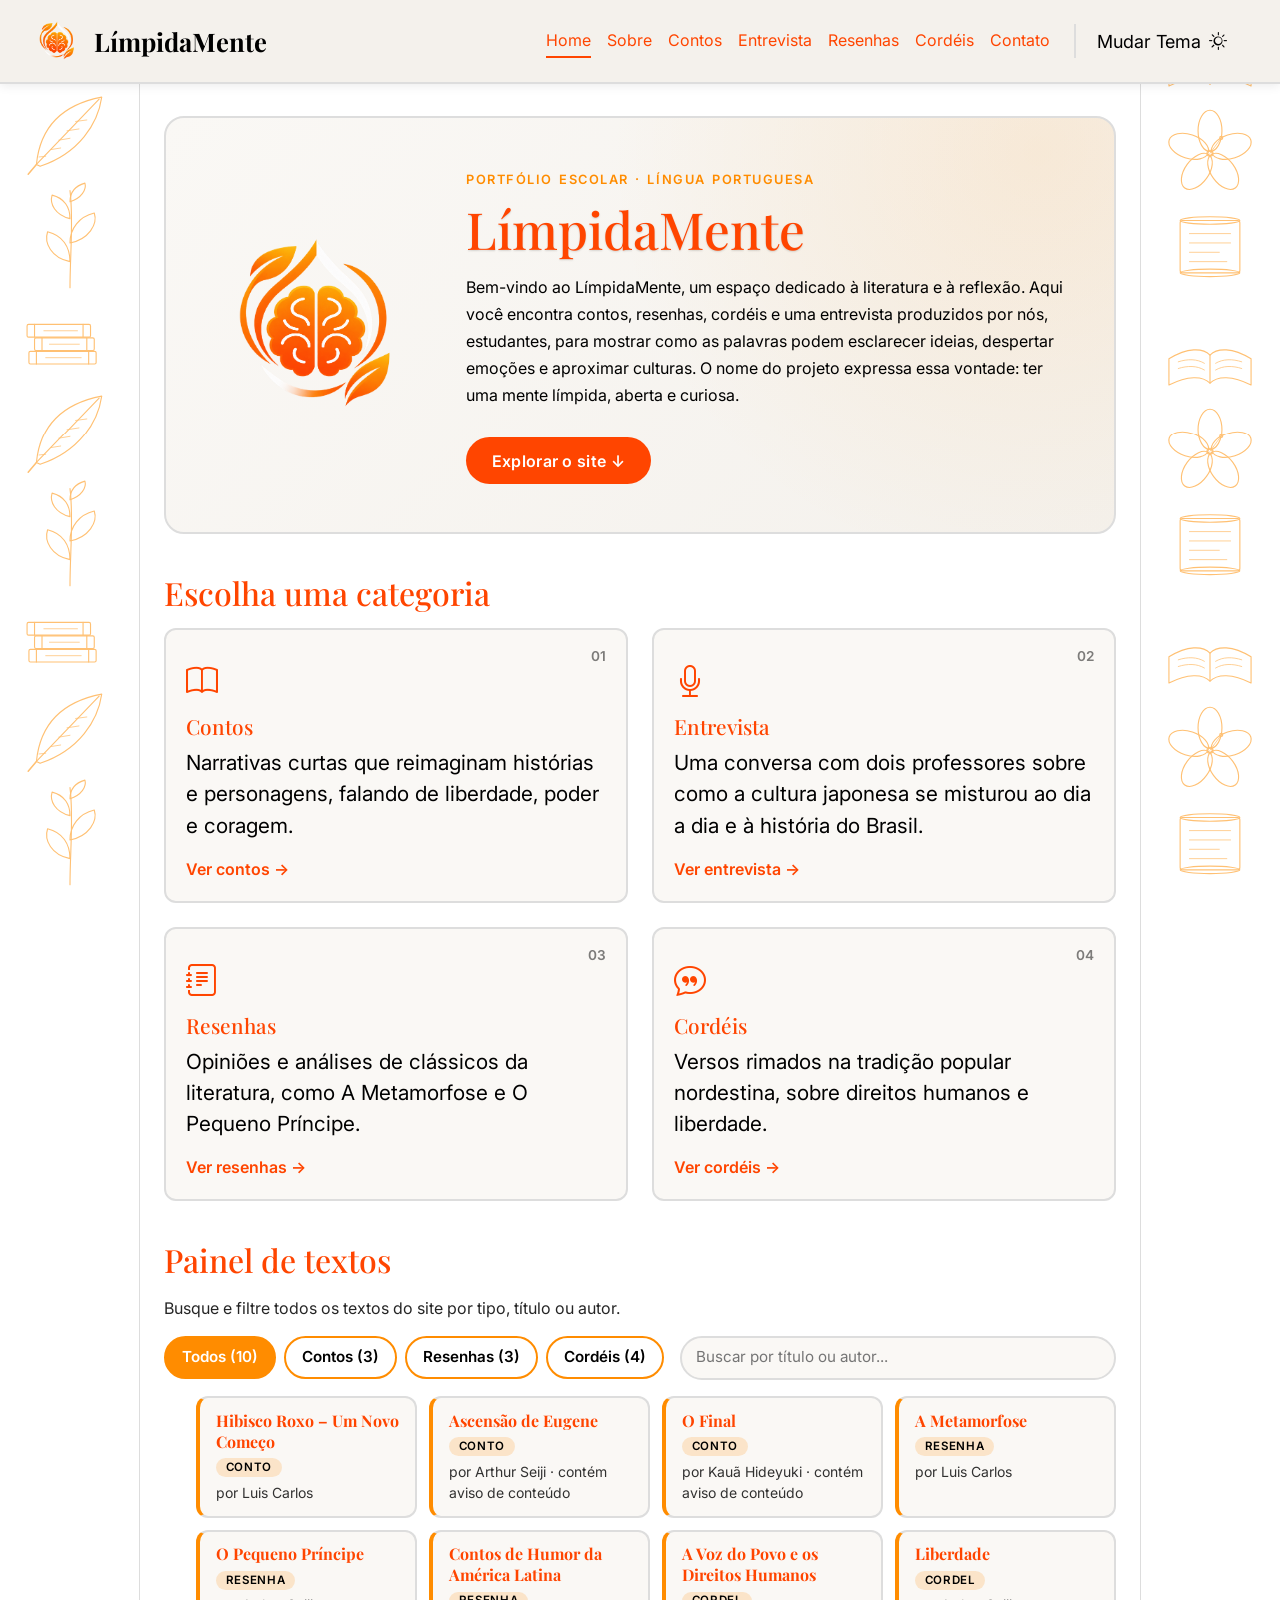
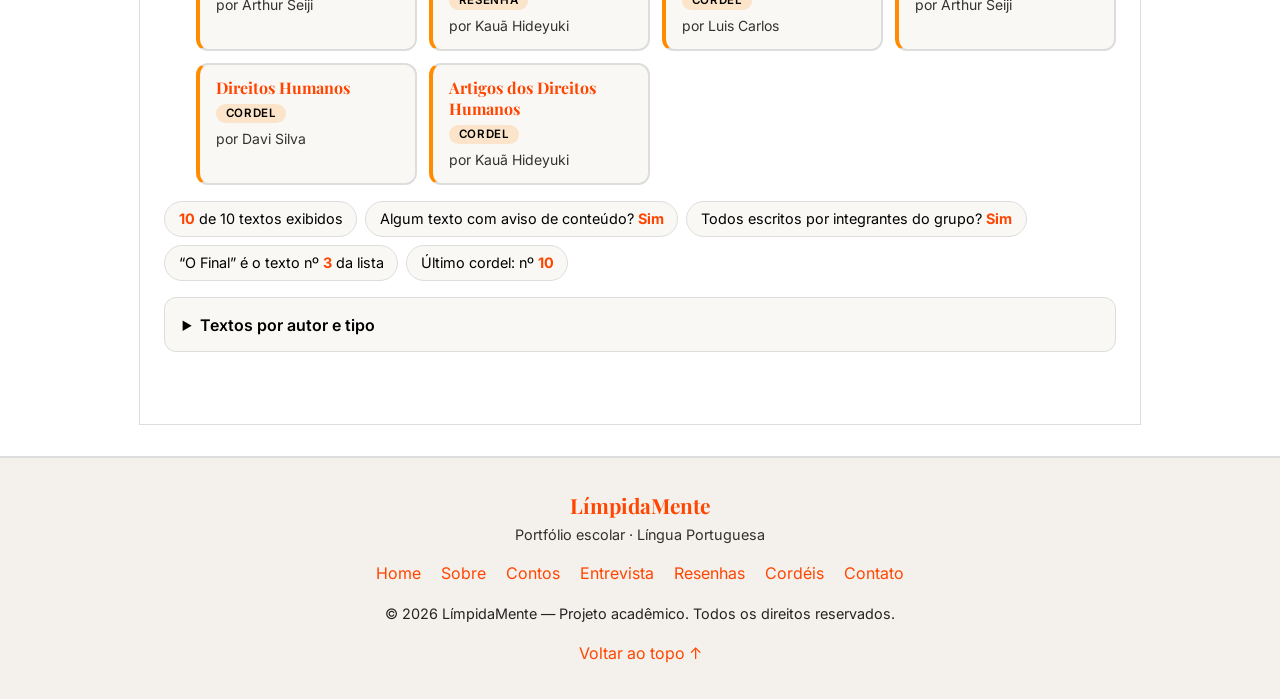
<file: index.html>
<!DOCTYPE html>
<html lang="pt-br" data-theme="light">
<head>
    <meta charset="UTF-8">
    <meta name="viewport" content="width=device-width, initial-scale=1.0">
    <title>LímpidaMente - Home</title>
    <link rel="icon" type="image/png" href="imagens/logotipo-limpidamente.png">

    <link href="https://cdn.jsdelivr.net/npm/bootstrap@5.3.9/dist/css/bootstrap.min.css" rel="stylesheet" integrity="sha384-yEPZ7jP9S0QKiUQ0m3jjsO4ProIW7wvR9gXkI7JOGa2XVsw53Yke2bsdkBbjmmiX" crossorigin="anonymous">
    <link href="https://cdn.jsdelivr.net/npm/bootstrap-icons@1.11.3/font/bootstrap-icons.min.css" rel="stylesheet">
    <script src="https://cdn.jsdelivr.net/npm/bootstrap@5.3.9/dist/js/bootstrap.bundle.min.js" integrity="sha384-WyOxWvTyr1QaMPfiPJSv76iReVthorl5uWlFtZPyK0IEB0hGzo9y5Bp9mYanr8Bu" crossorigin="anonymous" defer></script>
    <link rel="preconnect" href="https://fonts.googleapis.com">
    <link rel="preconnect" href="https://fonts.gstatic.com" crossorigin>
    <link href="https://fonts.googleapis.com/css2?family=Inter:wght@400;600&family=Playfair+Display:wght@600;700&display=swap" rel="stylesheet">
    <link rel="stylesheet" href="CSS/style.css">
    <script src="JavaScript/Dados.js" defer></script>
    <script src="JavaScript/script.js" defer></script>
    
    <style>
        .botao { letter-spacing: .02em; }
    </style>
</head>
<body id="topo">
<a class="skip-link" href="#conteudo">Pular para o conteúdo</a>

<!-- ========== CABEÇALHO (igual em todas as páginas) ========== -->
<header class="header">
    <nav class="navbar navbar-expand-xl p-0" aria-label="Menu principal">
        <a href="index.html" class="marca navbar-brand m-0 p-0">
            <img src="imagens/logotipo-limpidamente.png" alt="Logotipo LímpidaMente" class="logo">
            <span class="nome-site">LímpidaMente</span>
        </a>
        <div class="d-flex align-items-center gap-2 ms-auto order-xl-3">
            <button type="button" id="theme-toggle" class="btn" aria-label="Mudar tema">
                <span class="d-none d-sm-inline">Mudar Tema</span>
                <i id="icon-on" class="bi bi-sun"></i>
                <i id="icon-off" class="bi bi-moon-fill d-none"></i>
            </button>
            <button type="button" class="navbar-toggler menu-toggle d-xl-none" data-bs-toggle="collapse" data-bs-target="#menu-principal" aria-controls="menu-principal" aria-expanded="false" aria-label="Abrir ou fechar o menu">
                <i class="bi bi-list"></i>
            </button>
        </div>
        <div class="collapse navbar-collapse order-xl-2" id="menu-principal">
            <div class="menu-container ms-xl-auto flex-column flex-xl-row align-items-start align-items-xl-center">
                <a href="index.html" class="ativo">Home</a>
                <a href="sobre.html">Sobre</a>
                <a href="conto.html">Contos</a>
                <a href="entrevista.html">Entrevista</a>
                <a href="resenha.html">Resenhas</a>
                <a href="cordel.html">Cordéis</a>
                <a href="contato.html">Contato</a>
            </div>
        </div>
    </nav>
</header>

<!-- ========== CONTEÚDO DESTA PÁGINA ========== -->
<main id="conteudo">

    <section class="hero">
        <img src="imagens/logotipo-limpidamente.png" alt="" class="hero-logo">
        <div class="hero-texto">
            <span class="eyebrow">Portfólio escolar · Língua Portuguesa</span>
            <h1>LímpidaMente</h1>
            <p>Bem-vindo ao LímpidaMente, um espaço dedicado à literatura e à reflexão. Aqui você encontra contos, resenhas, cordéis e uma entrevista produzidos por nós, estudantes, para mostrar como as palavras podem esclarecer ideias, despertar emoções e aproximar culturas. O nome do projeto expressa essa vontade: ter uma mente límpida, aberta e curiosa.</p>
            <a href="#explorar" class="botao" style="margin-top: .25rem;">Explorar o site ↓</a>
        </div>
    </section>

    <section id="explorar">
        <h2 class="secao-titulo">Escolha uma categoria</h2>
        <div class="row row-cols-1 row-cols-md-2 g-4">
            <div class="col"><article class="card h-100 card-link"><span class="card-num">01</span><i class="bi bi-book card-icon"></i><h3>Contos</h3><p>Narrativas curtas que reimaginam histórias e personagens, falando de liberdade, poder e coragem.</p><a href="conto.html">Ver contos →</a></article></div>
            <div class="col"><article class="card h-100 card-link"><span class="card-num">02</span><i class="bi bi-mic card-icon"></i><h3>Entrevista</h3><p>Uma conversa com dois professores sobre como a cultura japonesa se misturou ao dia a dia e à história do Brasil.</p><a href="entrevista.html">Ver entrevista →</a></article></div>
            <div class="col"><article class="card h-100 card-link"><span class="card-num">03</span><i class="bi bi-journal-text card-icon"></i><h3>Resenhas</h3><p>Opiniões e análises de clássicos da literatura, como A Metamorfose e O Pequeno Príncipe.</p><a href="resenha.html">Ver resenhas →</a></article></div>
            <div class="col"><article class="card h-100 card-link"><span class="card-num">04</span><i class="bi bi-chat-quote card-icon"></i><h3>Cordéis</h3><p>Versos rimados na tradição popular nordestina, sobre direitos humanos e liberdade.</p><a href="cordel.html">Ver cordéis →</a></article></div>
        </div>
    </section>

    <section id="painel" aria-labelledby="painel-titulo">
        <h2 class="secao-titulo" id="painel-titulo">Painel de textos</h2>
        <p class="painel-intro">Busque e filtre todos os textos do site por tipo, título ou autor.</p>
        <div class="painel-ferramentas">
            <div class="painel-filtros" role="group" aria-label="Filtrar por tipo">
                <button type="button" class="botao-sec ativo" data-tipo="todos">Todos</button>
                <button type="button" class="botao-sec" data-tipo="conto">Contos</button>
                <button type="button" class="botao-sec" data-tipo="resenha">Resenhas</button>
                <button type="button" class="botao-sec" data-tipo="cordel">Cordéis</button>
            </div>
            <label class="visually-hidden" for="painel-busca">Buscar por título ou autor</label>
            <input type="search" id="painel-busca" placeholder="Buscar por título ou autor..." autocomplete="off">
        </div>
        <ul class="painel-lista" id="painel-lista"></ul>
        <p class="painel-intro" id="painel-vazio" hidden>Nenhum texto encontrado para essa busca.</p>
        <div class="painel-resumo" id="painel-resumo" aria-live="polite"></div>
        <details class="painel-tabela">
            <summary>Textos por autor e tipo</summary>
            <div id="painel-matriz" class="table-responsive"></div>
            <ul id="painel-irregular"></ul>
        </details>
    </section>
</main>

<!-- ========== RODAPÉ (igual em todas as páginas) ========== -->
<footer class="footer">
    <div class="footer-marca">
        <strong>LímpidaMente</strong>
        <span>Portfólio escolar · Língua Portuguesa</span>
    </div>
    <nav class="footer-menu">
        <a href="index.html" class="menu-a">Home</a>
        <a href="sobre.html" class="menu-a">Sobre</a>
        <a href="conto.html" class="menu-a">Contos</a>
        <a href="entrevista.html" class="menu-a">Entrevista</a>
        <a href="resenha.html" class="menu-a">Resenhas</a>
        <a href="cordel.html" class="menu-a">Cordéis</a>
        <a href="contato.html" class="menu-a">Contato</a>
    </nav>
    <p>&copy; 2026 LímpidaMente — Projeto acadêmico. Todos os direitos reservados.</p>
    <a href="#topo" class="menu-a">Voltar ao topo ↑</a>
</footer>

</body>
</html>
</file>
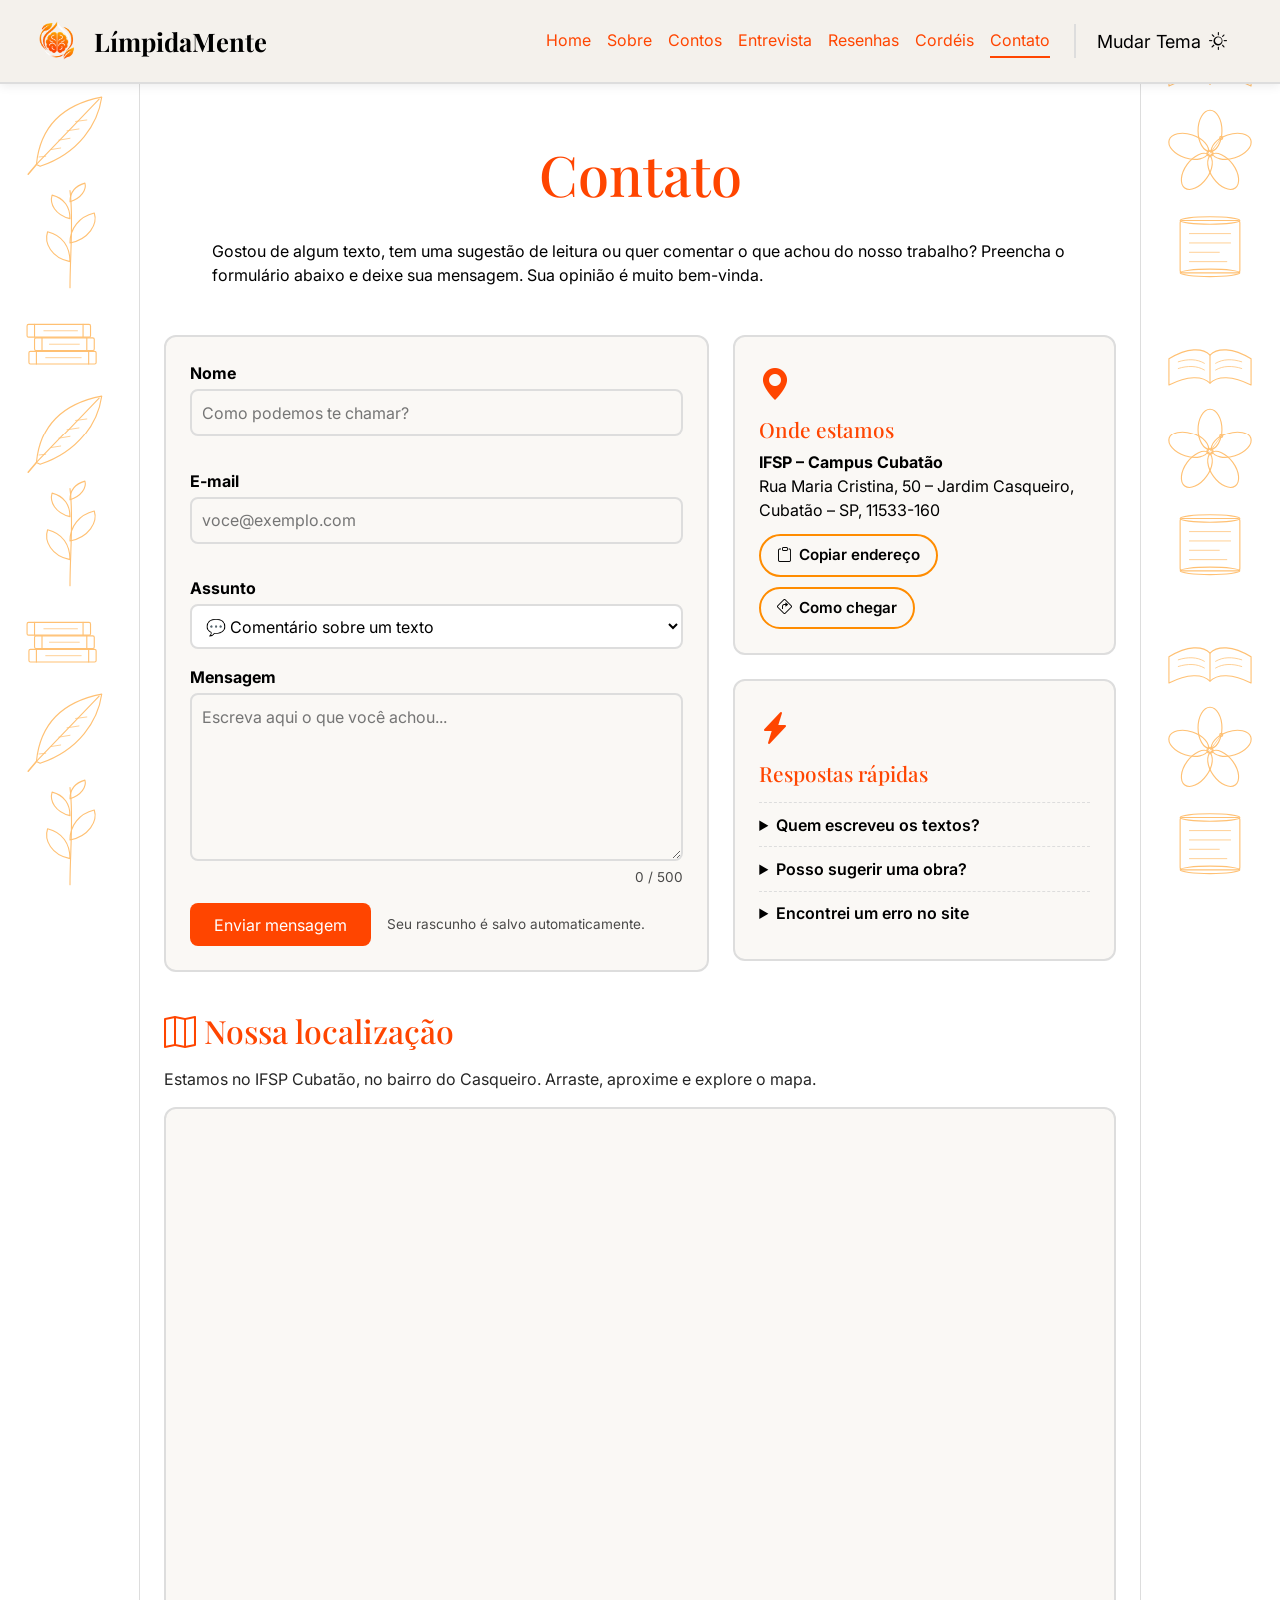
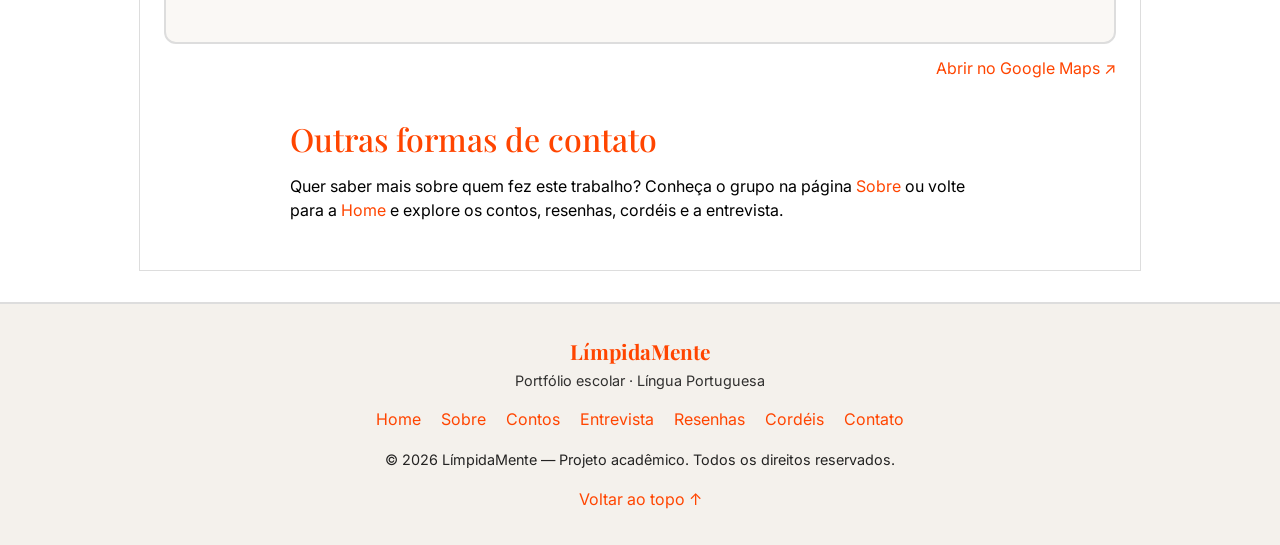
<file: contato.html>
<!DOCTYPE html>
<html lang="pt-br" data-theme="light">
<head>
    <meta charset="UTF-8">
    <meta name="viewport" content="width=device-width, initial-scale=1.0">
    <title>LímpidaMente - Contato</title>
    <link rel="icon" type="image/png" href="imagens/logotipo-limpidamente.png">

    <link href="https://cdn.jsdelivr.net/npm/bootstrap@5.3.9/dist/css/bootstrap.min.css" rel="stylesheet" integrity="sha384-yEPZ7jP9S0QKiUQ0m3jjsO4ProIW7wvR9gXkI7JOGa2XVsw53Yke2bsdkBbjmmiX" crossorigin="anonymous">
    <link href="https://cdn.jsdelivr.net/npm/bootstrap-icons@1.11.3/font/bootstrap-icons.min.css" rel="stylesheet">
    <script src="https://cdn.jsdelivr.net/npm/bootstrap@5.3.9/dist/js/bootstrap.bundle.min.js" integrity="sha384-WyOxWvTyr1QaMPfiPJSv76iReVthorl5uWlFtZPyK0IEB0hGzo9y5Bp9mYanr8Bu" crossorigin="anonymous" defer></script>
    <link rel="preconnect" href="https://fonts.googleapis.com">
    <link rel="preconnect" href="https://fonts.gstatic.com" crossorigin>
    <link href="https://fonts.googleapis.com/css2?family=Inter:wght@400;600&family=Playfair+Display:wght@600;700&display=swap" rel="stylesheet">
    <link rel="stylesheet" href="CSS/style.css">
    <script src="JavaScript/script.js" defer></script>
</head>
<body id="topo">
<a class="skip-link" href="#conteudo">Pular para o conteúdo</a>

<!-- ========== CABEÇALHO (igual em todas as páginas) ========== -->
<header class="header">
    <nav class="navbar navbar-expand-xl p-0" aria-label="Menu principal">
        <a href="index.html" class="marca navbar-brand m-0 p-0">
            <img src="imagens/logotipo-limpidamente.png" alt="Logotipo LímpidaMente" class="logo">
            <span class="nome-site">LímpidaMente</span>
        </a>
        <div class="d-flex align-items-center gap-2 ms-auto order-xl-3">
            <button type="button" id="theme-toggle" class="btn" aria-label="Mudar tema">
                <span class="d-none d-sm-inline">Mudar Tema</span>
                <i id="icon-on" class="bi bi-sun"></i>
                <i id="icon-off" class="bi bi-moon-fill d-none"></i>
            </button>
            <button type="button" class="navbar-toggler menu-toggle d-xl-none" data-bs-toggle="collapse" data-bs-target="#menu-principal" aria-controls="menu-principal" aria-expanded="false" aria-label="Abrir ou fechar o menu">
                <i class="bi bi-list"></i>
            </button>
        </div>
        <div class="collapse navbar-collapse order-xl-2" id="menu-principal">
            <div class="menu-container ms-xl-auto flex-column flex-xl-row align-items-start align-items-xl-center">
                <a href="index.html">Home</a>
                <a href="sobre.html">Sobre</a>
                <a href="conto.html">Contos</a>
                <a href="entrevista.html">Entrevista</a>
                <a href="resenha.html">Resenhas</a>
                <a href="cordel.html">Cordéis</a>
                <a href="contato.html" class="ativo">Contato</a>
            </div>
        </div>
    </nav>
</header>

<!-- ========== CONTEÚDO DESTA PÁGINA ========== -->
<main id="conteudo">

    <section class="pagina-titulo">
        <h1>Contato</h1>
        <p>Gostou de algum texto, tem uma sugestão de leitura ou quer comentar o que achou do nosso trabalho? Preencha o formulário abaixo e deixe sua mensagem. Sua opinião é muito bem-vinda.</p>
    </section>

    <section class="contato-grid row g-4 align-items-start">
        <div class="col-lg-7">
        <div class="contato-form-box">
            <form class="formulario" id="form-contato" action="#" method="post" novalidate>
                <div class="campo">
                    <label for="nome">Nome</label>
                    <input type="text" id="nome" name="nome" placeholder="Como podemos te chamar?" autocomplete="name" required>
                    <small class="erro" data-erro-para="nome"></small>
                </div>
                <div class="campo">
                    <label for="email">E-mail</label>
                    <input type="email" id="email" name="email" placeholder="voce@exemplo.com" autocomplete="email" required>
                    <small class="erro" data-erro-para="email"></small>
                </div>
                <div class="campo">
                    <label for="assunto">Assunto</label>
                    <select id="assunto" name="assunto">
                        <option value="comentario">💬 Comentário sobre um texto</option>
                        <option value="sugestao">📚 Sugestão de leitura</option>
                        <option value="elogio">⭐ Elogio</option>
                        <option value="correcao">✏️ Correção ou erro encontrado</option>
                        <option value="outro">✉️ Outro assunto</option>
                    </select>
                </div>
                <div class="campo">
                    <label for="mensagem">Mensagem</label>
                    <textarea id="mensagem" name="mensagem" rows="6" maxlength="500" placeholder="Escreva aqui o que você achou..." required></textarea>
                    <div class="campo-rodape">
                        <small class="erro" data-erro-para="mensagem"></small>
                        <small class="contador" id="contador">0 / 500</small>
                    </div>
                </div>
                <div class="form-acoes">
                    <button type="submit" id="btn-enviar"><span class="btn-texto">Enviar mensagem</span><span class="spinner" aria-hidden="true"></span></button>
                    <small class="rascunho" id="rascunho-status" aria-live="polite">Seu rascunho é salvo automaticamente.</small>
                </div>
            </form>

            <div class="sucesso" id="sucesso" hidden role="status" tabindex="-1">
                <i class="bi bi-check-circle-fill"></i>
                <h2>Mensagem enviada!</h2>
                <p>Obrigado pelo contato, <strong id="sucesso-nome"></strong>. Sua opinião é muito importante para o nosso projeto.</p>
                <button type="button" class="botao-sec" id="nova-mensagem">Enviar outra mensagem</button>
            </div>
        </div></div>

        <div class="col-lg-5">
        <div class="contato-info">
            <article class="card info-card">
                <i class="bi bi-geo-alt-fill card-icon"></i>
                <h2>Onde estamos</h2>
                <p><strong>IFSP – Campus Cubatão</strong><br>
                <span id="endereco">Rua Maria Cristina, 50 – Jardim Casqueiro, Cubatão – SP, 11533-160</span></p>
                <div class="info-acoes">
                    <button type="button" class="botao-sec" id="copiar-endereco"><i class="bi bi-clipboard"></i> <span>Copiar endereço</span></button>
                    <a class="botao-sec" href="https://www.google.com/maps/dir/?api=1&destination=IFSP+Campus+Cubatão" target="_blank" rel="noopener"><i class="bi bi-sign-turn-right"></i> Como chegar</a>
                </div>
            </article>
            <article class="card info-card">
                <i class="bi bi-lightning-charge-fill card-icon"></i>
                <h2>Respostas rápidas</h2>
                <details>
                    <summary>Quem escreveu os textos?</summary>
                    <p>Os quatro integrantes do grupo. Veja os nomes na página <a href="sobre.html">Sobre</a>.</p>
                </details>
                <details>
                    <summary>Posso sugerir uma obra?</summary>
                    <p>Pode! Escolha “Sugestão de leitura” no assunto do formulário.</p>
                </details>
                <details>
                    <summary>Encontrei um erro no site</summary>
                    <p>Use o assunto “Correção ou erro encontrado” e conte onde ele está.</p>
                </details>
            </article>
        </div></div>
    </section>

    <section class="mapa-secao">
        <h2 class="secao-titulo"><i class="bi bi-map"></i> Nossa localização</h2>
        <p class="mapa-legenda">Estamos no IFSP Cubatão, no bairro do Casqueiro. Arraste, aproxime e explore o mapa.</p>
        <div class="mapa ratio ratio-16x9">
            <iframe
                title="Mapa interativo: IFSP Campus Cubatão, no Casqueiro"
                src="https://maps.google.com/maps?q=IFSP+Campus+Cubat%C3%A3o,+Rua+Maria+Cristina,+50,+Casqueiro,+Cubat%C3%A3o+-+SP&hl=pt-BR&z=16&output=embed"
                loading="lazy"
                allowfullscreen
                referrerpolicy="no-referrer-when-downgrade"></iframe>
        </div>
        <p class="mapa-link"><a class="menu-a" href="https://www.google.com/maps/search/?api=1&query=IFSP+Campus+Cubatão" target="_blank" rel="noopener">Abrir no Google Maps ↗</a></p>
    </section>

    <aside class="texto">
        <h2 class="secao-titulo">Outras formas de contato</h2>
        <p>Quer saber mais sobre quem fez este trabalho? Conheça o grupo na página <a href="sobre.html" class="menu-a">Sobre</a> ou volte para a <a href="index.html" class="menu-a">Home</a> e explore os contos, resenhas, cordéis e a entrevista.</p>
    </aside>
</main>

<!-- ========== RODAPÉ (igual em todas as páginas) ========== -->
<footer class="footer">
    <div class="footer-marca">
        <strong>LímpidaMente</strong>
        <span>Portfólio escolar · Língua Portuguesa</span>
    </div>
    <nav class="footer-menu">
        <a href="index.html" class="menu-a">Home</a>
        <a href="sobre.html" class="menu-a">Sobre</a>
        <a href="conto.html" class="menu-a">Contos</a>
        <a href="entrevista.html" class="menu-a">Entrevista</a>
        <a href="resenha.html" class="menu-a">Resenhas</a>
        <a href="cordel.html" class="menu-a">Cordéis</a>
        <a href="contato.html" class="menu-a">Contato</a>
    </nav>
    <p>&copy; 2026 LímpidaMente — Projeto acadêmico. Todos os direitos reservados.</p>
    <a href="#topo" class="menu-a">Voltar ao topo ↑</a>
</footer>

</body>
</html>
</file>
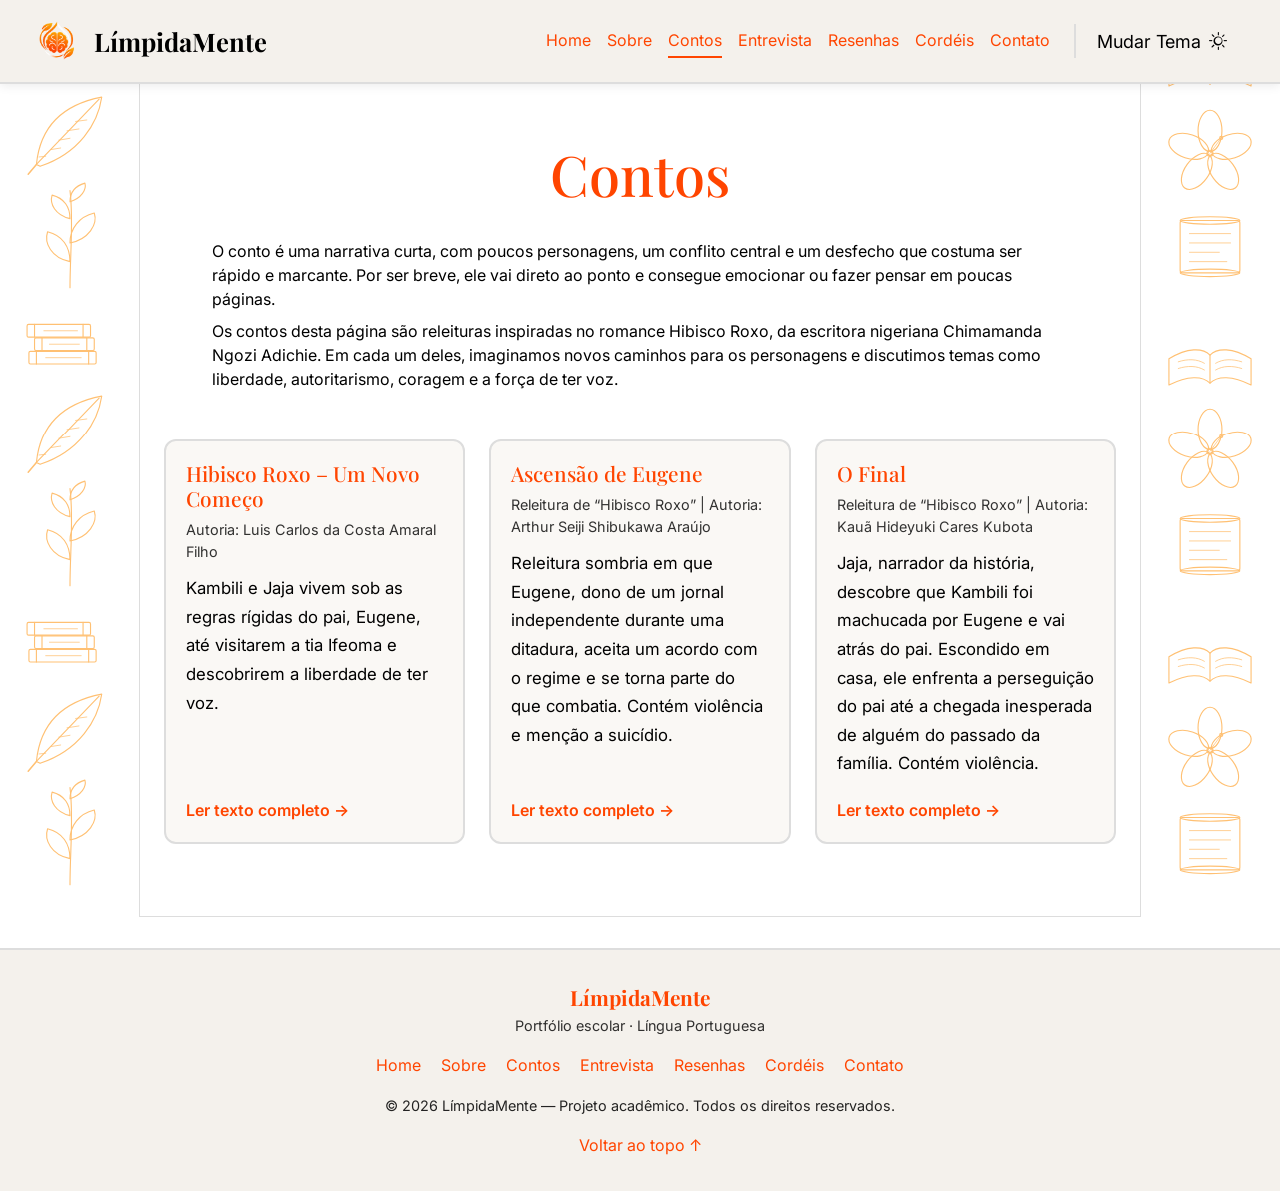
<file: conto.html>
<!DOCTYPE html>
<html lang="pt-br" data-theme="light">
<head>
    <meta charset="UTF-8">
    <meta name="viewport" content="width=device-width, initial-scale=1.0">
    <title>LímpidaMente - Contos</title>
    <link rel="icon" type="image/png" href="imagens/logotipo-limpidamente.png">

    <link href="https://cdn.jsdelivr.net/npm/bootstrap@5.3.9/dist/css/bootstrap.min.css" rel="stylesheet" integrity="sha384-yEPZ7jP9S0QKiUQ0m3jjsO4ProIW7wvR9gXkI7JOGa2XVsw53Yke2bsdkBbjmmiX" crossorigin="anonymous">
    <link href="https://cdn.jsdelivr.net/npm/bootstrap-icons@1.11.3/font/bootstrap-icons.min.css" rel="stylesheet">
    <script src="https://cdn.jsdelivr.net/npm/bootstrap@5.3.9/dist/js/bootstrap.bundle.min.js" integrity="sha384-WyOxWvTyr1QaMPfiPJSv76iReVthorl5uWlFtZPyK0IEB0hGzo9y5Bp9mYanr8Bu" crossorigin="anonymous" defer></script>
    <link rel="preconnect" href="https://fonts.googleapis.com">
    <link rel="preconnect" href="https://fonts.gstatic.com" crossorigin>
    <link href="https://fonts.googleapis.com/css2?family=Inter:wght@400;600&family=Playfair+Display:wght@600;700&display=swap" rel="stylesheet">
    <link rel="stylesheet" href="CSS/style.css">
    <script src="JavaScript/Dados.js" defer></script>
    <script src="JavaScript/script.js" defer></script>
</head>
<body id="topo">
<a class="skip-link" href="#conteudo">Pular para o conteúdo</a>

<!-- ========== CABEÇALHO (igual em todas as páginas) ========== -->
<header class="header">
    <nav class="navbar navbar-expand-xl p-0" aria-label="Menu principal">
        <a href="index.html" class="marca navbar-brand m-0 p-0">
            <img src="imagens/logotipo-limpidamente.png" alt="Logotipo LímpidaMente" class="logo">
            <span class="nome-site">LímpidaMente</span>
        </a>
        <div class="d-flex align-items-center gap-2 ms-auto order-xl-3">
            <button type="button" id="theme-toggle" class="btn" aria-label="Mudar tema">
                <span class="d-none d-sm-inline">Mudar Tema</span>
                <i id="icon-on" class="bi bi-sun"></i>
                <i id="icon-off" class="bi bi-moon-fill d-none"></i>
            </button>
            <button type="button" class="navbar-toggler menu-toggle d-xl-none" data-bs-toggle="collapse" data-bs-target="#menu-principal" aria-controls="menu-principal" aria-expanded="false" aria-label="Abrir ou fechar o menu">
                <i class="bi bi-list"></i>
            </button>
        </div>
        <div class="collapse navbar-collapse order-xl-2" id="menu-principal">
            <div class="menu-container ms-xl-auto flex-column flex-xl-row align-items-start align-items-xl-center">
                <a href="index.html">Home</a>
                <a href="sobre.html">Sobre</a>
                <a href="conto.html" class="ativo">Contos</a>
                <a href="entrevista.html">Entrevista</a>
                <a href="resenha.html">Resenhas</a>
                <a href="cordel.html">Cordéis</a>
                <a href="contato.html">Contato</a>
            </div>
        </div>
    </nav>
</header>

<!-- ========== CONTEÚDO DESTA PÁGINA ========== -->
<main id="conteudo">

    <section class="pagina-titulo" id="intro-texto">
        <h1>Contos</h1>
    </section>

    <section>
        <div class="row row-cols-1 row-cols-md-2 g-4 row-cols-lg-3" id="lista-textos" data-tipo="conto"></div>
        <noscript><p>Ative o JavaScript para ler os textos.</p></noscript>
    </section>
</main>

<dialog id="leitor" class="leitor" aria-labelledby="leitor-titulo">
    <div class="leitor-caixa">
        <header class="leitor-topo">
            <div>
                <h2 id="leitor-titulo"></h2>
                <p class="meta" id="leitor-meta"></p>
            </div>
            <button type="button" class="leitor-fechar" aria-label="Fechar texto" data-fechar>&times;</button>
        </header>
        <div class="leitor-conteudo" id="leitor-conteudo" tabindex="0"></div>
    </div>
</dialog>

<!-- ========== RODAPÉ (igual em todas as páginas) ========== -->
<footer class="footer">
    <div class="footer-marca">
        <strong>LímpidaMente</strong>
        <span>Portfólio escolar · Língua Portuguesa</span>
    </div>
    <nav class="footer-menu">
        <a href="index.html" class="menu-a">Home</a>
        <a href="sobre.html" class="menu-a">Sobre</a>
        <a href="conto.html" class="menu-a">Contos</a>
        <a href="entrevista.html" class="menu-a">Entrevista</a>
        <a href="resenha.html" class="menu-a">Resenhas</a>
        <a href="cordel.html" class="menu-a">Cordéis</a>
        <a href="contato.html" class="menu-a">Contato</a>
    </nav>
    <p>&copy; 2026 LímpidaMente — Projeto acadêmico. Todos os direitos reservados.</p>
    <a href="#topo" class="menu-a">Voltar ao topo ↑</a>
</footer>

</body>
</html>
</file>
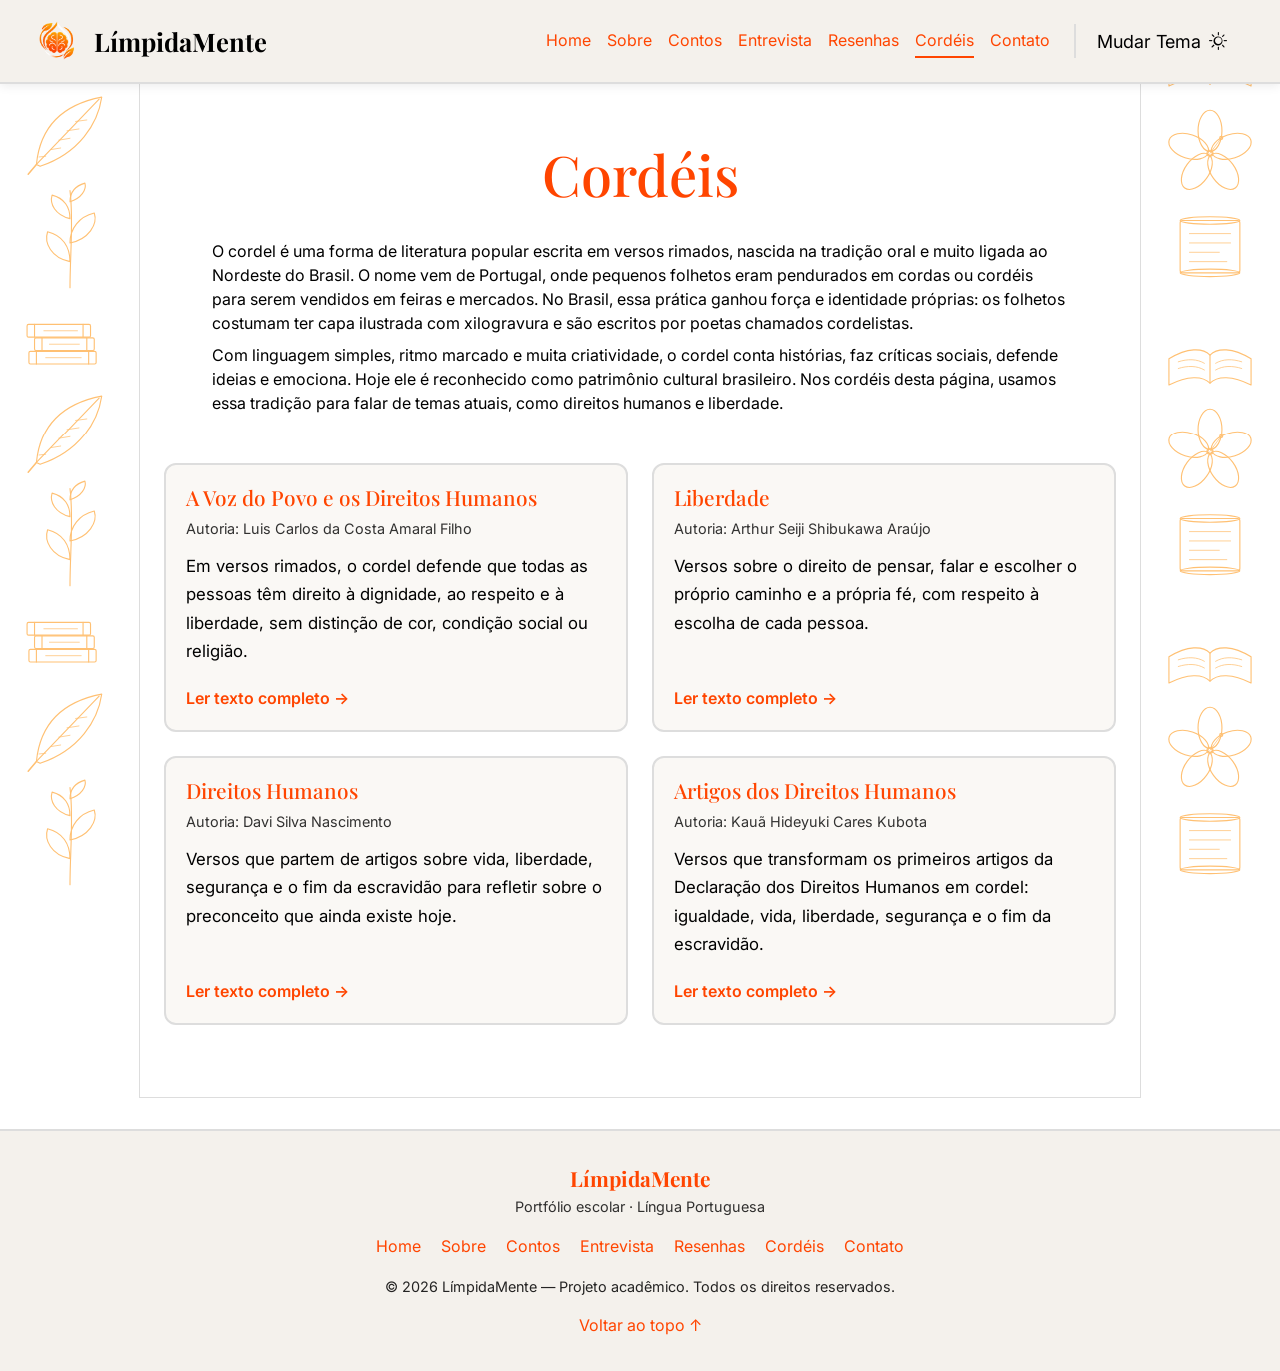
<file: cordel.html>
<!DOCTYPE html>
<html lang="pt-br" data-theme="light">
<head>
    <meta charset="UTF-8">
    <meta name="viewport" content="width=device-width, initial-scale=1.0">
    <title>LímpidaMente - Cordéis</title>
    <link rel="icon" type="image/png" href="imagens/logotipo-limpidamente.png">

    <link href="https://cdn.jsdelivr.net/npm/bootstrap@5.3.9/dist/css/bootstrap.min.css" rel="stylesheet" integrity="sha384-yEPZ7jP9S0QKiUQ0m3jjsO4ProIW7wvR9gXkI7JOGa2XVsw53Yke2bsdkBbjmmiX" crossorigin="anonymous">
    <link href="https://cdn.jsdelivr.net/npm/bootstrap-icons@1.11.3/font/bootstrap-icons.min.css" rel="stylesheet">
    <script src="https://cdn.jsdelivr.net/npm/bootstrap@5.3.9/dist/js/bootstrap.bundle.min.js" integrity="sha384-WyOxWvTyr1QaMPfiPJSv76iReVthorl5uWlFtZPyK0IEB0hGzo9y5Bp9mYanr8Bu" crossorigin="anonymous" defer></script>
    <link rel="preconnect" href="https://fonts.googleapis.com">
    <link rel="preconnect" href="https://fonts.gstatic.com" crossorigin>
    <link href="https://fonts.googleapis.com/css2?family=Inter:wght@400;600&family=Playfair+Display:wght@600;700&display=swap" rel="stylesheet">
    <link rel="stylesheet" href="CSS/style.css">
    <script src="JavaScript/Dados.js" defer></script>
    <script src="JavaScript/script.js" defer></script>
</head>
<body id="topo">
<a class="skip-link" href="#conteudo">Pular para o conteúdo</a>

<!-- ========== CABEÇALHO (igual em todas as páginas) ========== -->
<header class="header">
    <nav class="navbar navbar-expand-xl p-0" aria-label="Menu principal">
        <a href="index.html" class="marca navbar-brand m-0 p-0">
            <img src="imagens/logotipo-limpidamente.png" alt="Logotipo LímpidaMente" class="logo">
            <span class="nome-site">LímpidaMente</span>
        </a>
        <div class="d-flex align-items-center gap-2 ms-auto order-xl-3">
            <button type="button" id="theme-toggle" class="btn" aria-label="Mudar tema">
                <span class="d-none d-sm-inline">Mudar Tema</span>
                <i id="icon-on" class="bi bi-sun"></i>
                <i id="icon-off" class="bi bi-moon-fill d-none"></i>
            </button>
            <button type="button" class="navbar-toggler menu-toggle d-xl-none" data-bs-toggle="collapse" data-bs-target="#menu-principal" aria-controls="menu-principal" aria-expanded="false" aria-label="Abrir ou fechar o menu">
                <i class="bi bi-list"></i>
            </button>
        </div>
        <div class="collapse navbar-collapse order-xl-2" id="menu-principal">
            <div class="menu-container ms-xl-auto flex-column flex-xl-row align-items-start align-items-xl-center">
                <a href="index.html">Home</a>
                <a href="sobre.html">Sobre</a>
                <a href="conto.html">Contos</a>
                <a href="entrevista.html">Entrevista</a>
                <a href="resenha.html">Resenhas</a>
                <a href="cordel.html" class="ativo">Cordéis</a>
                <a href="contato.html">Contato</a>
            </div>
        </div>
    </nav>
</header>

<!-- ========== CONTEÚDO DESTA PÁGINA ========== -->
<main id="conteudo">

    <section class="pagina-titulo" id="intro-texto">
        <h1>Cordéis</h1>
    </section>

    <section>
        <div class="row row-cols-1 row-cols-md-2 g-4" id="lista-textos" data-tipo="cordel"></div>
        <noscript><p>Ative o JavaScript para ler os textos.</p></noscript>
    </section>
</main>

<dialog id="leitor" class="leitor" aria-labelledby="leitor-titulo">
    <div class="leitor-caixa">
        <header class="leitor-topo">
            <div>
                <h2 id="leitor-titulo"></h2>
                <p class="meta" id="leitor-meta"></p>
            </div>
            <button type="button" class="leitor-fechar" aria-label="Fechar texto" data-fechar>&times;</button>
        </header>
        <div class="leitor-conteudo" id="leitor-conteudo" tabindex="0"></div>
    </div>
</dialog>

<!-- ========== RODAPÉ (igual em todas as páginas) ========== -->
<footer class="footer">
    <div class="footer-marca">
        <strong>LímpidaMente</strong>
        <span>Portfólio escolar · Língua Portuguesa</span>
    </div>
    <nav class="footer-menu">
        <a href="index.html" class="menu-a">Home</a>
        <a href="sobre.html" class="menu-a">Sobre</a>
        <a href="conto.html" class="menu-a">Contos</a>
        <a href="entrevista.html" class="menu-a">Entrevista</a>
        <a href="resenha.html" class="menu-a">Resenhas</a>
        <a href="cordel.html" class="menu-a">Cordéis</a>
        <a href="contato.html" class="menu-a">Contato</a>
    </nav>
    <p>&copy; 2026 LímpidaMente — Projeto acadêmico. Todos os direitos reservados.</p>
    <a href="#topo" class="menu-a">Voltar ao topo ↑</a>
</footer>

</body>
</html>
</file>
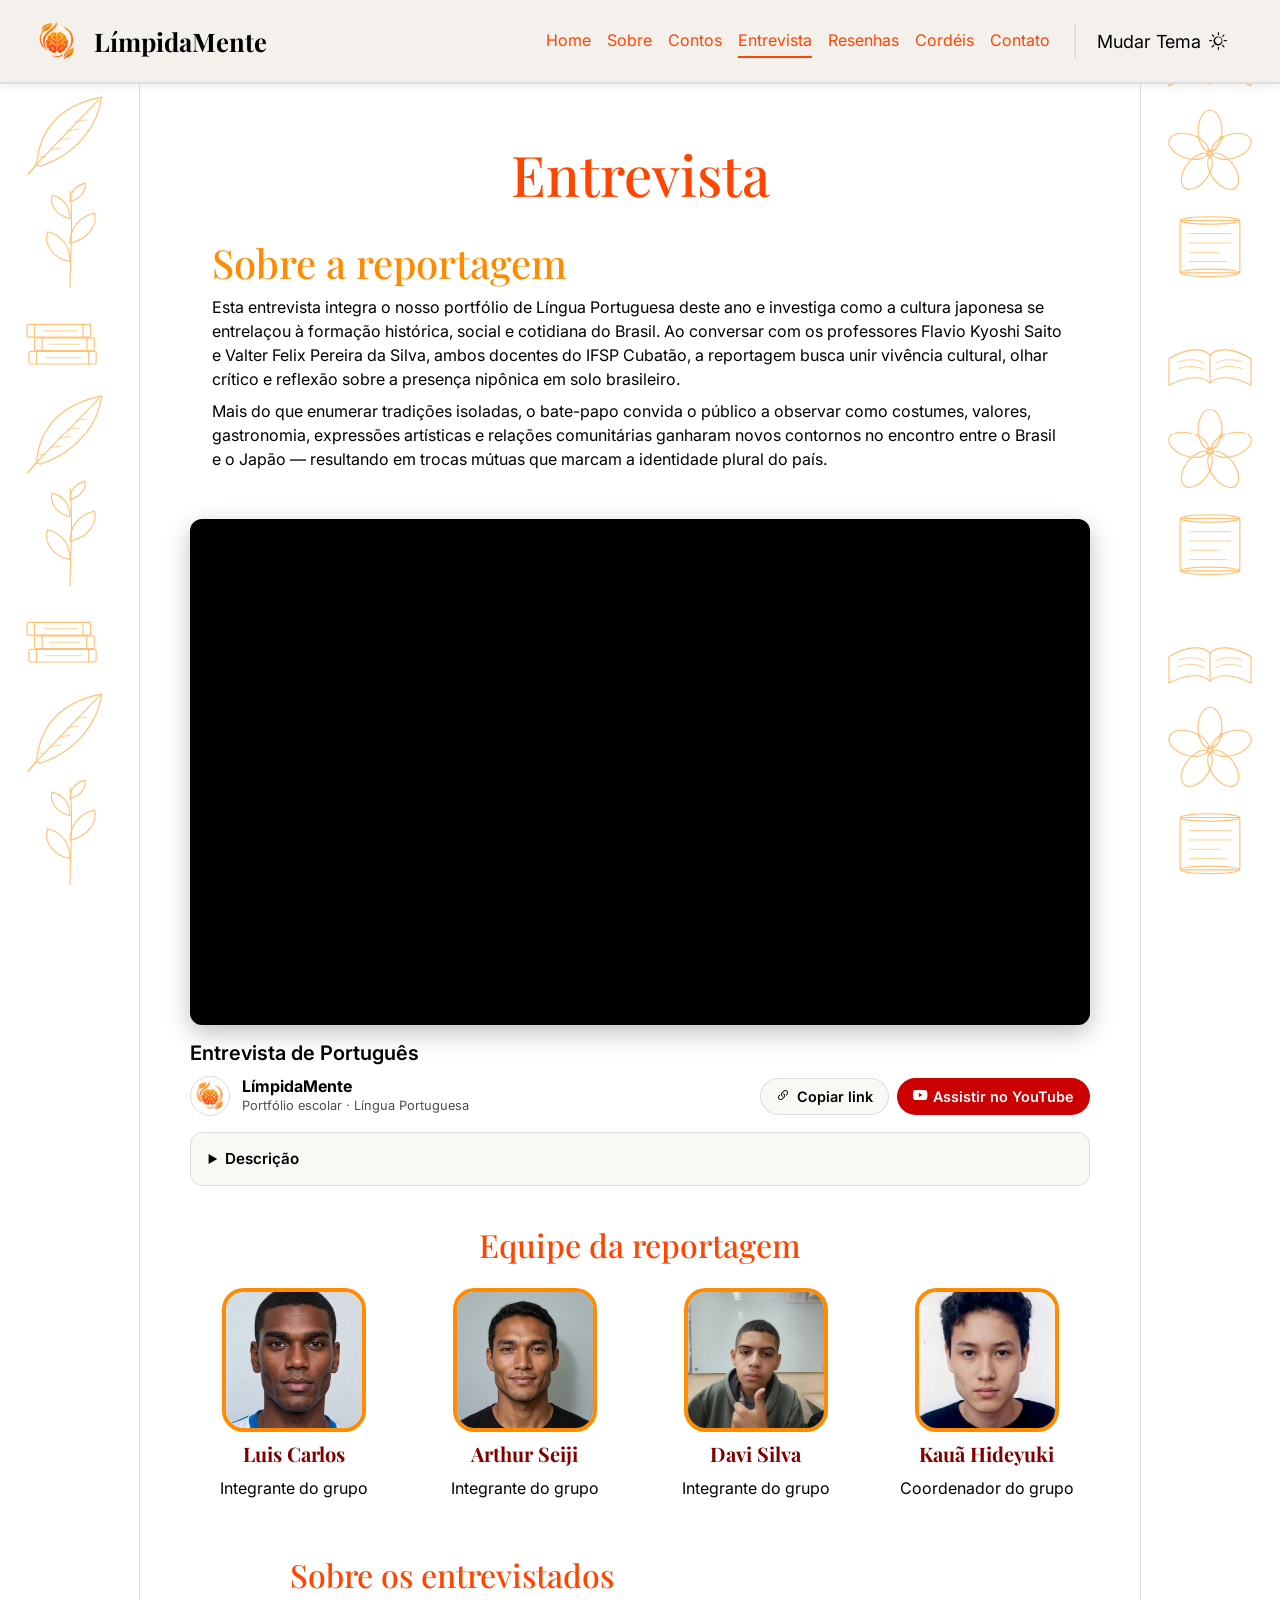
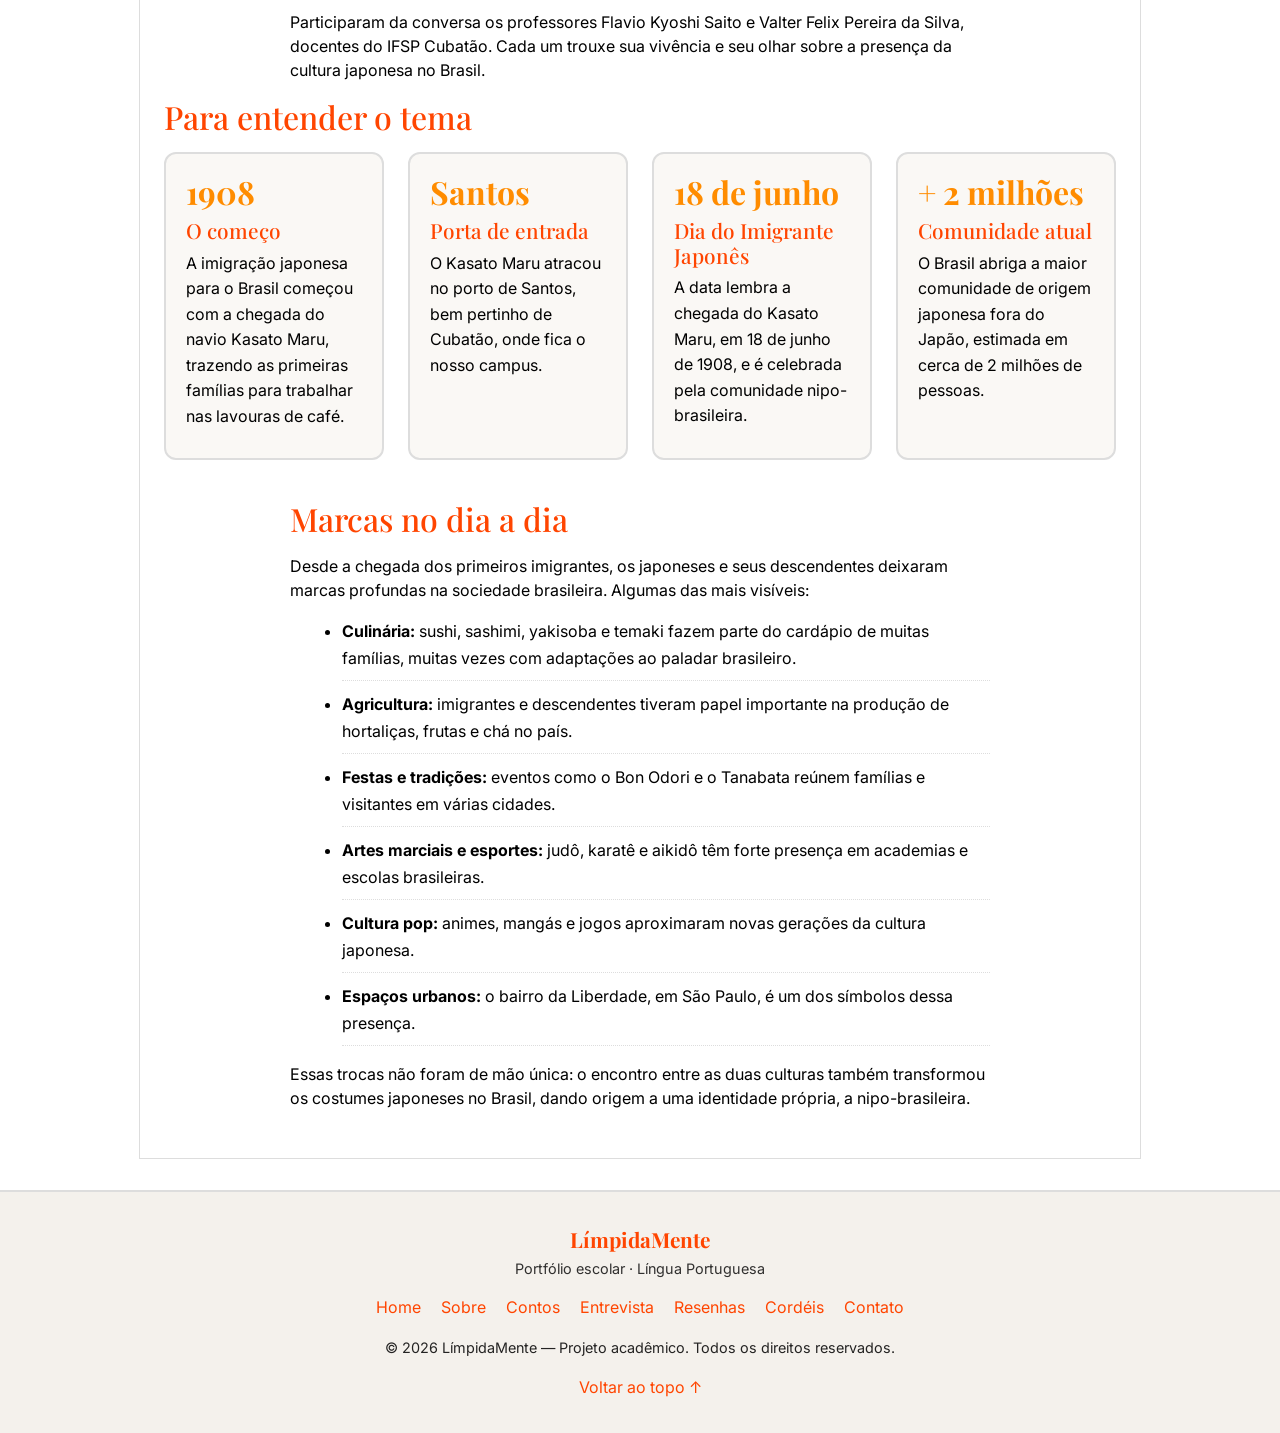
<file: entrevista.html>
<!DOCTYPE html>
<html lang="pt-br" data-theme="light">
<head>
    <meta charset="UTF-8">
    <meta name="viewport" content="width=device-width, initial-scale=1.0">
    <title>LímpidaMente - Entrevista</title>
    <link rel="icon" type="image/png" href="imagens/logotipo-limpidamente.png">

    <link href="https://cdn.jsdelivr.net/npm/bootstrap@5.3.9/dist/css/bootstrap.min.css" rel="stylesheet" integrity="sha384-yEPZ7jP9S0QKiUQ0m3jjsO4ProIW7wvR9gXkI7JOGa2XVsw53Yke2bsdkBbjmmiX" crossorigin="anonymous">
    <link href="https://cdn.jsdelivr.net/npm/bootstrap-icons@1.11.3/font/bootstrap-icons.min.css" rel="stylesheet">
    <script src="https://cdn.jsdelivr.net/npm/bootstrap@5.3.9/dist/js/bootstrap.bundle.min.js" integrity="sha384-WyOxWvTyr1QaMPfiPJSv76iReVthorl5uWlFtZPyK0IEB0hGzo9y5Bp9mYanr8Bu" crossorigin="anonymous" defer></script>
    <link rel="preconnect" href="https://fonts.googleapis.com">
    <link rel="preconnect" href="https://fonts.gstatic.com" crossorigin>
    <link href="https://fonts.googleapis.com/css2?family=Inter:wght@400;600&family=Playfair+Display:wght@600;700&display=swap" rel="stylesheet">
    <link rel="stylesheet" href="CSS/style.css">
    <script src="JavaScript/script.js" defer></script>
</head>
<body id="topo">
<a class="skip-link" href="#conteudo">Pular para o conteúdo</a>

<!-- ========== CABEÇALHO (igual em todas as páginas) ========== -->
<header class="header">
    <nav class="navbar navbar-expand-xl p-0" aria-label="Menu principal">
        <a href="index.html" class="marca navbar-brand m-0 p-0">
            <img src="imagens/logotipo-limpidamente.png" alt="Logotipo LímpidaMente" class="logo">
            <span class="nome-site">LímpidaMente</span>
        </a>
        <div class="d-flex align-items-center gap-2 ms-auto order-xl-3">
            <button type="button" id="theme-toggle" class="btn" aria-label="Mudar tema">
                <span class="d-none d-sm-inline">Mudar Tema</span>
                <i id="icon-on" class="bi bi-sun"></i>
                <i id="icon-off" class="bi bi-moon-fill d-none"></i>
            </button>
            <button type="button" class="navbar-toggler menu-toggle d-xl-none" data-bs-toggle="collapse" data-bs-target="#menu-principal" aria-controls="menu-principal" aria-expanded="false" aria-label="Abrir ou fechar o menu">
                <i class="bi bi-list"></i>
            </button>
        </div>
        <div class="collapse navbar-collapse order-xl-2" id="menu-principal">
            <div class="menu-container ms-xl-auto flex-column flex-xl-row align-items-start align-items-xl-center">
                <a href="index.html">Home</a>
                <a href="sobre.html">Sobre</a>
                <a href="conto.html">Contos</a>
                <a href="entrevista.html" class="ativo">Entrevista</a>
                <a href="resenha.html">Resenhas</a>
                <a href="cordel.html">Cordéis</a>
                <a href="contato.html">Contato</a>
            </div>
        </div>
    </nav>
</header>

<!-- ========== CONTEÚDO DESTA PÁGINA ========== -->
<main id="conteudo">

    <section class="pagina-titulo">
        <h1>Entrevista</h1>
        <h2>Sobre a reportagem</h2>
        <p>Esta entrevista integra o nosso portfólio de Língua Portuguesa deste ano e investiga como a cultura japonesa se entrelaçou à formação histórica, social e cotidiana do Brasil. Ao conversar com os professores Flavio Kyoshi Saito e Valter Felix Pereira da Silva, ambos docentes do IFSP Cubatão, a reportagem busca unir vivência cultural, olhar crítico e reflexão sobre a presença nipônica em solo brasileiro.</p>
        <p>Mais do que enumerar tradições isoladas, o bate-papo convida o público a observar como costumes, valores, gastronomia, expressões artísticas e relações comunitárias ganharam novos contornos no encontro entre o Brasil e o Japão — resultando em trocas mútuas que marcam a identidade plural do país.</p>
    </section>

    <section class="yt">
        <div class="video ratio ratio-16x9">
            <iframe src="https://www.youtube.com/embed/wAMefdv-A6o?rel=0" title="Entrevista de Português" allowfullscreen allow="accelerometer; autoplay; clipboard-write; encrypted-media; gyroscope; picture-in-picture; web-share" referrerpolicy="strict-origin-when-cross-origin"></iframe>
        </div>
        <h2 class="yt-titulo">Entrevista de Português</h2>
        <div class="yt-barra">
            <div class="yt-canal">
                <img src="imagens/logotipo-limpidamente.png" alt="" class="yt-avatar">
                <div>
                    <strong>LímpidaMente</strong>
                    <span>Portfólio escolar · Língua Portuguesa</span>
                </div>
            </div>
            <div class="yt-acoes">
                <button type="button" class="yt-btn" id="yt-copiar" data-link="https://youtu.be/wAMefdv-A6o"><i class="bi bi-link-45deg"></i> <span>Copiar link</span></button>
                <a class="yt-btn yt-btn-vermelho" href="https://youtu.be/wAMefdv-A6o" target="_blank" rel="noopener"><i class="bi bi-youtube"></i> Assistir no YouTube</a>
            </div>
        </div>
        <details class="yt-descricao">
            <summary>Descrição</summary>
            <p>Conversa com os professores Flavio Kyoshi Saito e Valter Felix Pereira da Silva, docentes do IFSP Cubatão, sobre como a cultura japonesa se entrelaçou à história e ao dia a dia do Brasil.</p>
            <p>Produzida pelo grupo LímpidaMente (Luis Carlos, Arthur Seiji, Davi Silva e Kauã Hideyuki) para o portfólio de Língua Portuguesa.</p>
        </details>
    </section>

    <section class="Colaboradores equipe">
        <h2 class="secao-titulo">Equipe da reportagem</h2>
        <div class="row row-cols-2 row-cols-md-4 g-4 justify-content-center">
            <div class="col"><div class="Colaborador">
            <img src="imagens/integrante-2.jpg" alt="Foto de Luis Carlos">
            <h3>Luis Carlos</h3>
            <p>Integrante do grupo</p>
        </div></div>
            <div class="col"><div class="Colaborador">
            <img src="imagens/integrante-4.jpg" alt="Foto de Arthur Seiji">
            <h3>Arthur Seiji</h3>
            <p>Integrante do grupo</p>
        </div></div>
            <div class="col"><div class="Colaborador">
            <img src="imagens/integrante-3.jpg" alt="Foto de Davi Silva" data-alternativa="imagens/integrante-3-chad.jpg">
            <h3>Davi Silva</h3>
            <p>Integrante do grupo</p>
        </div></div>
            <div class="col"><div class="Colaborador">
            <img src="imagens/integrante-1.jpg" alt="Foto de Kauã Hideyuki">
            <h3>Kauã Hideyuki</h3>
            <p>Coordenador do grupo</p>
        </div></div>
        </div>
    </section>

    <section class="texto">
        <h2 class="secao-titulo">Sobre os entrevistados</h2>
        <p>Participaram da conversa os professores Flavio Kyoshi Saito e Valter Felix Pereira da Silva, docentes do IFSP Cubatão. Cada um trouxe sua vivência e seu olhar sobre a presença da cultura japonesa no Brasil.</p>
    </section>

    <section>
        <h2 class="secao-titulo">Para entender o tema</h2>
        <div class="row row-cols-1 row-cols-sm-2 row-cols-lg-4 g-4 cards-fatos">
            <div class="col"><article class="card h-100">
                <span class="fato-destaque">1908</span>
                <h3>O começo</h3>
                <p>A imigração japonesa para o Brasil começou com a chegada do navio Kasato Maru, trazendo as primeiras famílias para trabalhar nas lavouras de café.</p>
            </article></div>
            <div class="col"><article class="card h-100">
                <span class="fato-destaque">Santos</span>
                <h3>Porta de entrada</h3>
                <p>O Kasato Maru atracou no porto de Santos, bem pertinho de Cubatão, onde fica o nosso campus.</p>
            </article></div>
            <div class="col"><article class="card h-100">
                <span class="fato-destaque">18 de junho</span>
                <h3>Dia do Imigrante Japonês</h3>
                <p>A data lembra a chegada do Kasato Maru, em 18 de junho de 1908, e é celebrada pela comunidade nipo-brasileira.</p>
            </article></div>
            <div class="col"><article class="card h-100">
                <span class="fato-destaque">+ 2 milhões</span>
                <h3>Comunidade atual</h3>
                <p>O Brasil abriga a maior comunidade de origem japonesa fora do Japão, estimada em cerca de 2 milhões de pessoas.</p>
            </article></div>
        </div>
    </section>

    <section class="texto">
        <h2 class="secao-titulo">Marcas no dia a dia</h2>
        <p>Desde a chegada dos primeiros imigrantes, os japoneses e seus descendentes deixaram marcas profundas na sociedade brasileira. Algumas das mais visíveis:</p>
        <ul class="lista-marcas">
            <li><strong>Culinária:</strong> sushi, sashimi, yakisoba e temaki fazem parte do cardápio de muitas famílias, muitas vezes com adaptações ao paladar brasileiro.</li>
            <li><strong>Agricultura:</strong> imigrantes e descendentes tiveram papel importante na produção de hortaliças, frutas e chá no país.</li>
            <li><strong>Festas e tradições:</strong> eventos como o Bon Odori e o Tanabata reúnem famílias e visitantes em várias cidades.</li>
            <li><strong>Artes marciais e esportes:</strong> judô, karatê e aikidô têm forte presença em academias e escolas brasileiras.</li>
            <li><strong>Cultura pop:</strong> animes, mangás e jogos aproximaram novas gerações da cultura japonesa.</li>
            <li><strong>Espaços urbanos:</strong> o bairro da Liberdade, em São Paulo, é um dos símbolos dessa presença.</li>
        </ul>
        <p>Essas trocas não foram de mão única: o encontro entre as duas culturas também transformou os costumes japoneses no Brasil, dando origem a uma identidade própria, a nipo-brasileira.</p>
    </section>

    <!--
    ========== PRINCIPAIS PONTOS (preencher com as respostas do vídeo) ==========
    Copie o bloco <article> abaixo para cada pergunta e depois apague este comentário.

    <section class="texto">
        <h2 class="secao-titulo">Principais pontos</h2>
        <article>
            <h3>Pergunta feita na entrevista</h3>
            <p>Resumo da resposta do professor.</p>
        </article>
    </section>
    -->
</main>

<!-- ========== RODAPÉ (igual em todas as páginas) ========== -->
<footer class="footer">
    <div class="footer-marca">
        <strong>LímpidaMente</strong>
        <span>Portfólio escolar · Língua Portuguesa</span>
    </div>
    <nav class="footer-menu">
        <a href="index.html" class="menu-a">Home</a>
        <a href="sobre.html" class="menu-a">Sobre</a>
        <a href="conto.html" class="menu-a">Contos</a>
        <a href="entrevista.html" class="menu-a">Entrevista</a>
        <a href="resenha.html" class="menu-a">Resenhas</a>
        <a href="cordel.html" class="menu-a">Cordéis</a>
        <a href="contato.html" class="menu-a">Contato</a>
    </nav>
    <p>&copy; 2026 LímpidaMente — Projeto acadêmico. Todos os direitos reservados.</p>
    <a href="#topo" class="menu-a">Voltar ao topo ↑</a>
</footer>

</body>
</html>
</file>
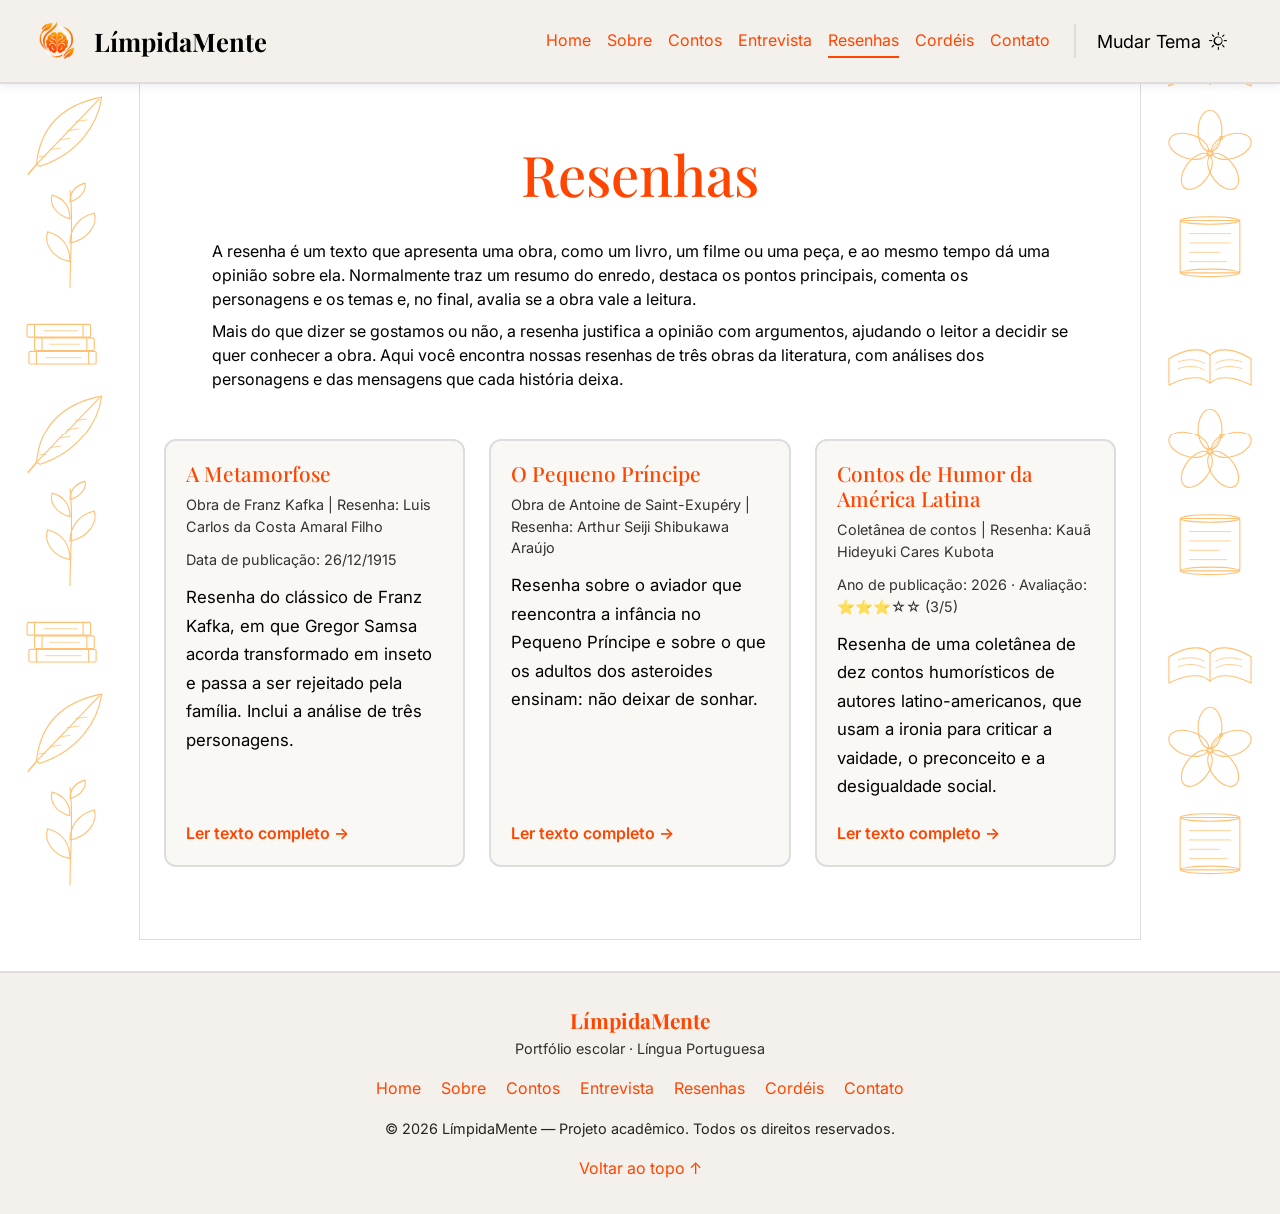
<file: resenha.html>
<!DOCTYPE html>
<html lang="pt-br" data-theme="light">
<head>
    <meta charset="UTF-8">
    <meta name="viewport" content="width=device-width, initial-scale=1.0">
    <title>LímpidaMente - Resenhas</title>
    <link rel="icon" type="image/png" href="imagens/logotipo-limpidamente.png">

    <link href="https://cdn.jsdelivr.net/npm/bootstrap@5.3.9/dist/css/bootstrap.min.css" rel="stylesheet" integrity="sha384-yEPZ7jP9S0QKiUQ0m3jjsO4ProIW7wvR9gXkI7JOGa2XVsw53Yke2bsdkBbjmmiX" crossorigin="anonymous">
    <link href="https://cdn.jsdelivr.net/npm/bootstrap-icons@1.11.3/font/bootstrap-icons.min.css" rel="stylesheet">
    <script src="https://cdn.jsdelivr.net/npm/bootstrap@5.3.9/dist/js/bootstrap.bundle.min.js" integrity="sha384-WyOxWvTyr1QaMPfiPJSv76iReVthorl5uWlFtZPyK0IEB0hGzo9y5Bp9mYanr8Bu" crossorigin="anonymous" defer></script>
    <link rel="preconnect" href="https://fonts.googleapis.com">
    <link rel="preconnect" href="https://fonts.gstatic.com" crossorigin>
    <link href="https://fonts.googleapis.com/css2?family=Inter:wght@400;600&family=Playfair+Display:wght@600;700&display=swap" rel="stylesheet">
    <link rel="stylesheet" href="CSS/style.css">
    <script src="JavaScript/Dados.js" defer></script>
    <script src="JavaScript/script.js" defer></script>
</head>
<body id="topo">
<a class="skip-link" href="#conteudo">Pular para o conteúdo</a>

<!-- ========== CABEÇALHO (igual em todas as páginas) ========== -->
<header class="header">
    <nav class="navbar navbar-expand-xl p-0" aria-label="Menu principal">
        <a href="index.html" class="marca navbar-brand m-0 p-0">
            <img src="imagens/logotipo-limpidamente.png" alt="Logotipo LímpidaMente" class="logo">
            <span class="nome-site">LímpidaMente</span>
        </a>
        <div class="d-flex align-items-center gap-2 ms-auto order-xl-3">
            <button type="button" id="theme-toggle" class="btn" aria-label="Mudar tema">
                <span class="d-none d-sm-inline">Mudar Tema</span>
                <i id="icon-on" class="bi bi-sun"></i>
                <i id="icon-off" class="bi bi-moon-fill d-none"></i>
            </button>
            <button type="button" class="navbar-toggler menu-toggle d-xl-none" data-bs-toggle="collapse" data-bs-target="#menu-principal" aria-controls="menu-principal" aria-expanded="false" aria-label="Abrir ou fechar o menu">
                <i class="bi bi-list"></i>
            </button>
        </div>
        <div class="collapse navbar-collapse order-xl-2" id="menu-principal">
            <div class="menu-container ms-xl-auto flex-column flex-xl-row align-items-start align-items-xl-center">
                <a href="index.html">Home</a>
                <a href="sobre.html">Sobre</a>
                <a href="conto.html">Contos</a>
                <a href="entrevista.html">Entrevista</a>
                <a href="resenha.html" class="ativo">Resenhas</a>
                <a href="cordel.html">Cordéis</a>
                <a href="contato.html">Contato</a>
            </div>
        </div>
    </nav>
</header>

<!-- ========== CONTEÚDO DESTA PÁGINA ========== -->
<main id="conteudo">

    <section class="pagina-titulo" id="intro-texto">
        <h1>Resenhas</h1>
    </section>

    <section>
        <div class="row row-cols-1 row-cols-md-2 g-4 row-cols-lg-3" id="lista-textos" data-tipo="resenha"></div>
        <noscript><p>Ative o JavaScript para ler os textos.</p></noscript>
    </section>
</main>

<dialog id="leitor" class="leitor" aria-labelledby="leitor-titulo">
    <div class="leitor-caixa">
        <header class="leitor-topo">
            <div>
                <h2 id="leitor-titulo"></h2>
                <p class="meta" id="leitor-meta"></p>
            </div>
            <button type="button" class="leitor-fechar" aria-label="Fechar texto" data-fechar>&times;</button>
        </header>
        <div class="leitor-conteudo" id="leitor-conteudo" tabindex="0"></div>
    </div>
</dialog>

<!-- ========== RODAPÉ (igual em todas as páginas) ========== -->
<footer class="footer">
    <div class="footer-marca">
        <strong>LímpidaMente</strong>
        <span>Portfólio escolar · Língua Portuguesa</span>
    </div>
    <nav class="footer-menu">
        <a href="index.html" class="menu-a">Home</a>
        <a href="sobre.html" class="menu-a">Sobre</a>
        <a href="conto.html" class="menu-a">Contos</a>
        <a href="entrevista.html" class="menu-a">Entrevista</a>
        <a href="resenha.html" class="menu-a">Resenhas</a>
        <a href="cordel.html" class="menu-a">Cordéis</a>
        <a href="contato.html" class="menu-a">Contato</a>
    </nav>
    <p>&copy; 2026 LímpidaMente — Projeto acadêmico. Todos os direitos reservados.</p>
    <a href="#topo" class="menu-a">Voltar ao topo ↑</a>
</footer>

</body>
</html>
</file>
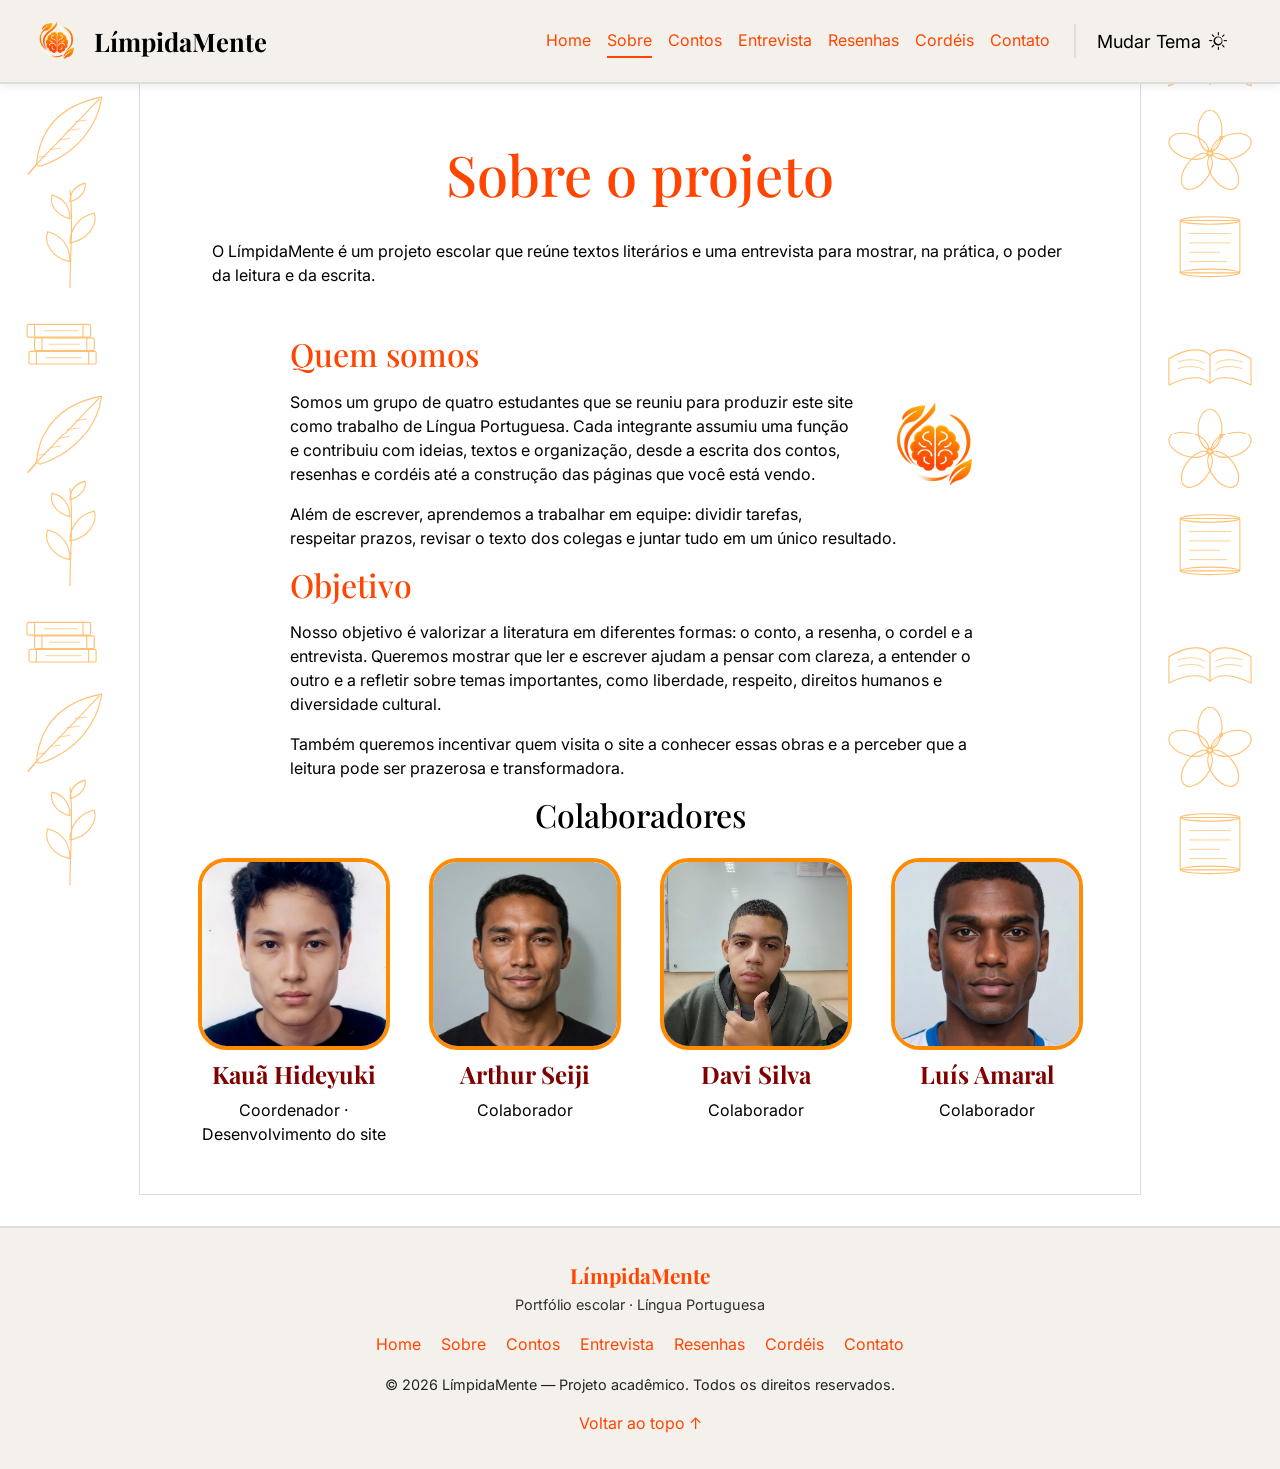
<file: sobre.html>
<!DOCTYPE html>
<html lang="pt-br" data-theme="light">
<head>
    <meta charset="UTF-8">
    <meta name="viewport" content="width=device-width, initial-scale=1.0">
    <title>LímpidaMente - Sobre</title>
    <link rel="icon" type="image/png" href="imagens/logotipo-limpidamente.png">

    <link href="https://cdn.jsdelivr.net/npm/bootstrap@5.3.9/dist/css/bootstrap.min.css" rel="stylesheet" integrity="sha384-yEPZ7jP9S0QKiUQ0m3jjsO4ProIW7wvR9gXkI7JOGa2XVsw53Yke2bsdkBbjmmiX" crossorigin="anonymous">
    <link href="https://cdn.jsdelivr.net/npm/bootstrap-icons@1.11.3/font/bootstrap-icons.min.css" rel="stylesheet">
    <script src="https://cdn.jsdelivr.net/npm/bootstrap@5.3.9/dist/js/bootstrap.bundle.min.js" integrity="sha384-WyOxWvTyr1QaMPfiPJSv76iReVthorl5uWlFtZPyK0IEB0hGzo9y5Bp9mYanr8Bu" crossorigin="anonymous" defer></script>
    <link rel="preconnect" href="https://fonts.googleapis.com">
    <link rel="preconnect" href="https://fonts.gstatic.com" crossorigin>
    <link href="https://fonts.googleapis.com/css2?family=Inter:wght@400;600&family=Playfair+Display:wght@600;700&display=swap" rel="stylesheet">
    <link rel="stylesheet" href="CSS/style.css">
    <script src="JavaScript/script.js" defer></script>
</head>
<body id="topo">
<a class="skip-link" href="#conteudo">Pular para o conteúdo</a>

<!-- ========== CABEÇALHO (igual em todas as páginas) ========== -->
<header class="header">
    <nav class="navbar navbar-expand-xl p-0" aria-label="Menu principal">
        <a href="index.html" class="marca navbar-brand m-0 p-0">
            <img src="imagens/logotipo-limpidamente.png" alt="Logotipo LímpidaMente" class="logo">
            <span class="nome-site">LímpidaMente</span>
        </a>
        <div class="d-flex align-items-center gap-2 ms-auto order-xl-3">
            <button type="button" id="theme-toggle" class="btn" aria-label="Mudar tema">
                <span class="d-none d-sm-inline">Mudar Tema</span>
                <i id="icon-on" class="bi bi-sun"></i>
                <i id="icon-off" class="bi bi-moon-fill d-none"></i>
            </button>
            <button type="button" class="navbar-toggler menu-toggle d-xl-none" data-bs-toggle="collapse" data-bs-target="#menu-principal" aria-controls="menu-principal" aria-expanded="false" aria-label="Abrir ou fechar o menu">
                <i class="bi bi-list"></i>
            </button>
        </div>
        <div class="collapse navbar-collapse order-xl-2" id="menu-principal">
            <div class="menu-container ms-xl-auto flex-column flex-xl-row align-items-start align-items-xl-center">
                <a href="index.html">Home</a>
                <a href="sobre.html" class="ativo">Sobre</a>
                <a href="conto.html">Contos</a>
                <a href="entrevista.html">Entrevista</a>
                <a href="resenha.html">Resenhas</a>
                <a href="cordel.html">Cordéis</a>
                <a href="contato.html">Contato</a>
            </div>
        </div>
    </nav>
</header>

<!-- ========== CONTEÚDO DESTA PÁGINA ========== -->
<main id="conteudo">

    <section class="pagina-titulo">
        <h1>Sobre o projeto</h1>
        <p>O LímpidaMente é um projeto escolar que reúne textos literários e uma entrevista para mostrar, na prática, o poder da leitura e da escrita.</p>
    </section>

    <section class="texto">
        <article>
            <h2 class="secao-titulo">Quem somos</h2>
            <img src="imagens/logotipo-limpidamente.png" alt="" class="img-float">
            <p>Somos um grupo de quatro estudantes que se reuniu para produzir este site como trabalho de Língua Portuguesa. Cada integrante assumiu uma função e contribuiu com ideias, textos e organização, desde a escrita dos contos, resenhas e cordéis até a construção das páginas que você está vendo.</p>
            <p>Além de escrever, aprendemos a trabalhar em equipe: dividir tarefas, respeitar prazos, revisar o texto dos colegas e juntar tudo em um único resultado.</p>
        </article>
        <article>
            <h2 class="secao-titulo">Objetivo</h2>
            <p>Nosso objetivo é valorizar a literatura em diferentes formas: o conto, a resenha, o cordel e a entrevista. Queremos mostrar que ler e escrever ajudam a pensar com clareza, a entender o outro e a refletir sobre temas importantes, como liberdade, respeito, direitos humanos e diversidade cultural.</p>
            <p>Também queremos incentivar quem visita o site a conhecer essas obras e a perceber que a leitura pode ser prazerosa e transformadora.</p>
        </article>
    </section>

    <section class="Colaboradores">
        <h2>Colaboradores</h2>
        <div class="row row-cols-2 row-cols-md-4 g-4 justify-content-center">
            <div class="col"><div class="Colaborador">
            <img src="imagens/integrante-1.jpg" alt="Foto de Kauã Hideyuki">
            <h3>Kauã Hideyuki</h3>
            <p>Coordenador · Desenvolvimento do site</p>
        </div></div>
            <div class="col"><div class="Colaborador">
            <img src="imagens/integrante-4.jpg" alt="Foto de Arthur Seiji">
            <h3>Arthur Seiji</h3>
            <p>Colaborador</p>
        </div></div>
            <div class="col"><div class="Colaborador">
            <img src="imagens/integrante-3.jpg" alt="Foto de Davi Silva" data-alternativa="imagens/integrante-3-chad.jpg">
            <h3>Davi Silva</h3>
            <p>Colaborador</p>
        </div></div>
            <div class="col"><div class="Colaborador">
            <img src="imagens/integrante-2.jpg" alt="Foto de Luís Amaral">
            <h3>Luís Amaral</h3>
            <p>Colaborador</p>
        </div></div>
        </div>
    </section>
</main>

<!-- ========== RODAPÉ (igual em todas as páginas) ========== -->
<footer class="footer">
    <div class="footer-marca">
        <strong>LímpidaMente</strong>
        <span>Portfólio escolar · Língua Portuguesa</span>
    </div>
    <nav class="footer-menu">
        <a href="index.html" class="menu-a">Home</a>
        <a href="sobre.html" class="menu-a">Sobre</a>
        <a href="conto.html" class="menu-a">Contos</a>
        <a href="entrevista.html" class="menu-a">Entrevista</a>
        <a href="resenha.html" class="menu-a">Resenhas</a>
        <a href="cordel.html" class="menu-a">Cordéis</a>
        <a href="contato.html" class="menu-a">Contato</a>
    </nav>
    <p>&copy; 2026 LímpidaMente — Projeto acadêmico. Todos os direitos reservados.</p>
    <a href="#topo" class="menu-a">Voltar ao topo ↑</a>
</footer>

</body>
</html>
</file>
<file: CSS/style.css>
* {
    margin: 0;
    padding: 0;
    box-sizing: border-box;
}

:root {
    --bg-color: #ffffff;
    --header-bg: #f4f1ec;
    --footer-bg: #f4f1ec;
    --text-color: #000000;
    --border-top: #ddd;
    --border-bottom: #ddd;

    --titulo: #FF4500;
    --tituloh2: #FF8C00;
    --tituloh3: #800000;
    --card-bg: #faf8f5;
    --card-borda: #ddd;
}

[data-theme="dark"] {
    --bg-color: #252525;
    --header-bg: #202020;
    --footer-bg: #202020;
    --text-color: #ffffff;
    --border-top: #151515;
    --border-bottom: #151515;

    --titulo: #FF8C00;
    --tituloh2: #FF8C00;
    --tituloh3: #FF4500;
    --card-bg: #2e2e2e;
    --card-borda: #151515;
}

#theme-toggle {
    display: flex;
    padding: 10px 20px;
    gap: 0.5rem;
    cursor: pointer;
    margin-top: 1px;
    color: var(--text-color);
    font-size: large;
}

/* Center */
.center {
    text-align: center;
}

/* Estrutura Site (body) */
body {
    font-family: Arial, sans-serif;
    line-height: 1.5;
    background-color: var(--bg-color);
    color: var(--text-color);
    transition: background-color 0.3s ease, color 0.3s ease;
}

/* Cabeçalho */
.header {
    position: sticky;
    top: 0;
    z-index: 900;
    box-shadow: 0 2px 10px rgba(0, 0, 0, .08);
    background-color: var(--header-bg);
    color: var(--text-color);
    border-bottom: 2px solid var(--border-bottom);
    padding: .75rem 1rem;
}
@media (min-width: 768px) { .header { padding: 1rem 2rem; } }

main {
    max-width: 1000px;
    margin: 0 auto;
    padding: 2rem 1.5rem;
}
main > section {
    margin-bottom: 2.5rem;
}

/* Rodapé */
.footer {
    background-color: var(--footer-bg);
    color: var(--text-color);
    border-top: 2px solid var(--border-bottom);
    text-align: center;
    padding: 1rem;
    margin-top: 2rem;
    display: flex;
    flex-direction: column;
    align-items: center;
    gap: 0.5rem;
}

.footer p {
    margin: 0;
}

.nome-site {
    color: var(--text-color);
    font-size: 1.6rem;
    font-weight: bold;
}

.marca {
    display: flex;
    align-items: center;
    gap: 0.75rem;
    text-decoration: none;
    color: rgb(34, 34, 34);
}

.logo {
    height: 50px;
    width: auto;
}

/* Menu */

.menu-container {
    display: flex;
    flex-wrap: wrap;
    margin-left: auto;
    gap: 1rem;
    padding: 0rem 1.5rem;
    border-right: 2px solid var(--border-bottom)
}

.menu-container a {
    text-decoration: none;
    color: #FF4500;
    padding: 0.25rem 0;
    border-bottom: 2px solid transparent;
    transition: border-color 0.2s;
}

/* Aplicar nos <a> sem container */
.menu-a {
    text-decoration: none;
    color: #FF4500;
    border-bottom: 2px solid transparent;
    transition: border-color 0.2s;
}

.menu-container a:hover, .menu-container a.ativo { border-bottom-color: #FF4500; }

.menu-a:hover, .menu-a.ativo { border-bottom-color: #FF4500; }

/*  Colaboradores */
.Colaboradores {
    width: 100%;
    max-width: 900px;
    margin: 0 auto;
}

.Colaboradores h2 {
    text-align: center;
    margin-bottom: 1.5rem;
}

.Colaborador {
    text-align: center;
}

.Colaborador img {
    display: block;
    margin: 0 auto;
    width: 100%;
    max-width: 12rem;
    height: auto;
    aspect-ratio: 1 / 1;
    object-fit: cover;
    border-radius: 15%;
    border: 4px solid #FF8C00;
}

.Colaborador h3 {
    margin-top: .6rem;
    color: var(--tituloh3);
    font-size: 1.5rem;
    font-weight: bold;
}

.Colaborador p {
    margin-top: .6rem;
    font-size: 1rem;
}
/* ===== Variáveis extras ===== */

/* ===== Estrutura das páginas ===== */


.pagina-titulo {
    max-width: 1000px;
    margin: 0 auto;
    text-align: left;
    padding: 3rem;
    padding-top: 1.5rem;
}
.pagina-titulo h1 {
    text-align: center;
    color: var(--titulo);
    font-size: clamp(2.4rem, 4vw + 1rem, 3.5rem);
    padding-bottom: 1.5rem;
}
.pagina-titulo h2 {
    color: var(--tituloh2);
    font-size: 2.5rem;
}

.pagina-titulo p {
    margin: .5rem auto 0;
}

/* Vídeo responsivo */
.video {
    max-width: 1200px;
    margin: 0 auto;
}
.video iframe {
    position: absolute;
    inset: 0;
    width: 100%;
    height: 100%;
    border: 0;
    border-radius: 12px;
}

.secao-titulo { color: var(--titulo); margin-bottom: 1rem; }

/* Cards (destaques, contos, resenhas, cordéis) */
.cards {
    display: grid;
    grid-template-columns: repeat(auto-fit, minmax(260px, 1fr));
    gap: 1.5rem;
}
.card {
    color: var(--text-color);
    background: var(--card-bg);
    border: 2px solid var(--card-borda);
    border-radius: 12px;
    padding: 1.25rem;
}
.card h2, .card h3 {
    color: var(--titulo);
    font-size: 1.3rem;
    margin-bottom: .5rem;
}
.card p {
    color: var(--text-color);
    font-size: 1.3rem;
    margin-bottom: .5rem;
}
.card .meta {
    font-size: .9rem;
    opacity: .8;
    margin-bottom: .75rem;
}
.card a {
    color: #FF4500;
}


/* Texto longo (conto, resenha, cordel) */
.texto { max-width: 70ch; margin: 0 auto; }
.texto p { margin-bottom: 1rem; }

/* Formulário */
.formulario { max-width: 520px; margin: 0 auto; display: flex; flex-direction: column; gap: 1rem; }
.formulario label { font-weight: bold; display: block; margin-bottom: .25rem; }
.formulario input, .formulario textarea { width: 100%; padding: .6rem; border: 2px solid var(--card-borda); border-radius: 8px; background: var(--card-bg); color: var(--text-color); font: inherit; }
.formulario button { align-self: flex-start; padding: .6rem 1.5rem; border: 0; border-radius: 8px; background: #FF4500; color: #fff; font: inherit; cursor: pointer; }

/* ===== Tipografia ===== */
body { font-family: 'Inter', Arial, sans-serif; }
h1, h2, h3, .nome-site { font-family: 'Playfair Display', Georgia, serif; }

/* ===== Acessibilidade: pular para o conteúdo ===== */
.skip-link {
    position: absolute;
    left: 1rem;
    top: -4rem;
    background: #FF4500;
    color: #fff;
    padding: .6rem 1rem;
    border-radius: 0 0 8px 8px;
    z-index: 1000;
    text-decoration: none;
    transition: top .2s;
}
.skip-link:focus { top: 0; }

/* ===== Abertura da Home ===== */
.hero {
    display: flex;
    align-items: center;
    flex-wrap: wrap;
    gap: 2.5rem;
    padding: 3rem 2.5rem;
    border-radius: 20px;
    border: 2px solid var(--card-borda);
    background:
        radial-gradient(circle at 92% 8%, rgba(255, 140, 0, .10), transparent 45%),
        linear-gradient(135deg, var(--card-bg), var(--header-bg));
    background-size: cover;
}
.hero-logo { width: 220px; max-width: 100%; height: auto; margin: 0 auto; }
.hero-texto { flex: 1 1 320px; }
.eyebrow {
    display: inline-block;
    font-size: .8rem;
    font-weight: 600;
    letter-spacing: .12em;
    text-transform: uppercase;
    color: var(--tituloh2);
    word-spacing: .15em;
    margin-bottom: .75rem;
}
.hero h1 { color: var(--titulo); font-size: clamp(2.4rem, 4vw + .8rem, 3.2rem); line-height: 1.1; margin-bottom: 1rem; text-shadow: 0 1px 2px rgba(0, 0, 0, .15); }
.hero p { margin-bottom: 1.5rem; line-height: 1.7; }
.botao {
    display: inline-block;
    padding: .7rem 1.6rem;
    border-radius: 999px;
    background: #FF4500;
    color: white;
    font-weight: 600;
    text-decoration: none;
    transition: transform .2s, box-shadow .2s;
}
.botao:hover { color: #fff; transform: translateY(-2px); box-shadow: 0 6px 16px rgba(255, 69, 0, .35); }

/* ===== Cards ===== */
.card { transition: transform .2s, box-shadow .2s, border-color .2s; }
.card:hover { transform: translateY(-4px); box-shadow: 0 10px 24px rgba(0, 0, 0, .12); border-color: #FF8C00; }
.card-link { position: relative; padding-top: 1.75rem; }
/* O Bootstrap põe margin-left em ".card-link + .card-link"; zeramos para o grid alinhar */
#explorar .card-link, #explorar .card-link + .card-link { margin-left: 0; }
.card-num { position: absolute; top: 1rem; right: 1.25rem; font-size: .85rem; font-weight: 600; opacity: .5; }
.card-icon { display: block; font-size: 2rem; color: var(--titulo); margin-bottom: .5rem; }
.card-link a { display: inline-block; margin-top: .5rem; font-weight: 600; text-decoration: none; }
.card-link a:hover { text-decoration: underline; }

/* ===== Páginas de leitura (conto, resenha, cordel): coluna única ===== */
.cards.leitura { grid-template-columns: 1fr; max-width: 75ch; margin: 0 auto; gap: 2.5rem; }
.leitura .card { padding: 2rem 2.25rem; }
.leitura .card:hover { transform: none; box-shadow: none; border-color: var(--card-borda); }
.leitura .card h2 { font-size: 2rem; line-height: 1.2; }
.leitura .card h3 { margin-top: 1.75rem; }
.leitura .card p { font-size: 1.05rem; line-height: 1.8; margin-bottom: 1.1rem; }
.leitura .card .meta { font-size: .9rem; margin-bottom: .5rem; }

/* ===== Rodapé completo ===== */
.footer { gap: 1rem; padding: 2rem 1rem; }
.footer-marca { display: flex; flex-direction: column; gap: .15rem; }
.footer-marca strong { font-family: 'Playfair Display', Georgia, serif; font-size: 1.3rem; color: var(--titulo); }
.footer-marca span { font-size: .9rem; opacity: .8; }
.footer-menu { display: flex; flex-wrap: wrap; justify-content: center; gap: .5rem 1.25rem; }
.footer p { font-size: .9rem; opacity: .85; }

@media (max-width: 600px) {
    .hero { padding: 2rem 1.25rem; }
    .hero h1 { font-size: 2.4rem; }
    .pagina-titulo { padding: 1.5rem; }
    .pagina-titulo h1 { font-size: 2.4rem; }
    .leitura .card { padding: 1.5rem 1.25rem; }
}

/* ===== Ilustrações laterais (só aparecem em telas largas) =====
   O centro (main) fica sólido: branco no tema claro, escuro no tema escuro.
   Para usar outras imagens, troque os arquivos em imagens/lateral-esquerda.svg e
   imagens/lateral-direita.svg (ou mude os nomes nas duas linhas "background" abaixo). */
@media (min-width: 1200px) {
    body::before,
    body::after {
        content: "";
        position: fixed;
        top: 0;
        bottom: 0;
        width: calc((100vw - 1000px) / 2);
        background-repeat: repeat-y;
        background-position: center top;
        background-size: 80% auto;
        pointer-events: none;
        z-index: -1;
    }
    body::before { left: 0;  background-image: url("../imagens/lateral-esquerda.svg"); }
    body::after  { right: 0; background-image: url("../imagens/lateral-direita.svg"); }

    main {
        background: var(--bg-color);
        box-shadow: 0 0 0 1px var(--card-borda);
    }
}

/* ===== Cards com resumo + janela de leitura ===== */
.card-resumo { cursor: pointer; display: flex; flex-direction: column; }
.card-resumo:focus-visible { outline: 3px solid #FF8C00; outline-offset: 3px; }
.card-resumo .resumo { font-size: 1.05rem; line-height: 1.7; flex: 1; }
.ler-mais { margin-top: .75rem; font-weight: 600; color: #FF4500; }
.card-resumo:hover .ler-mais { text-decoration: underline; }

body.leitor-aberto { overflow: hidden; }

.leitor {
    margin: auto; /* o reset "* { margin: 0 }" do topo tira o centro automático do dialog */
    width: min(820px, 94vw);
    max-height: 90vh;
    border: 0;
    padding: 0;
    background: transparent;
    color: var(--text-color);
    overflow: visible;
}
.leitor::backdrop { background: rgba(0, 0, 0, .65); backdrop-filter: blur(3px); }
.leitor-caixa {
    display: flex;
    flex-direction: column;
    max-height: 90vh;
    overflow: hidden;
    background: var(--bg-color);
    border: 2px solid var(--card-borda);
    border-radius: 16px;
    box-shadow: 0 20px 50px rgba(0, 0, 0, .4);
}
.leitor-topo {
    display: flex;
    justify-content: space-between;
    align-items: flex-start;
    gap: 1rem;
    padding: 1.25rem 1.5rem;
    background: var(--header-bg);
    border-bottom: 4px double var(--card-borda);
}
.leitor-topo h2 { color: var(--titulo); font-size: 1.7rem; line-height: 1.25; }
.leitor-topo .meta { font-size: .9rem; opacity: .8; margin-top: .25rem; }
.leitor-fechar {
    flex-shrink: 0;
    width: 2.5rem;
    height: 2.5rem;
    border: 2px solid var(--card-borda);
    border-radius: 50%;
    background: var(--card-bg);
    color: var(--text-color);
    font-size: 1.5rem;
    line-height: 1;
    cursor: pointer;
}
.leitor-fechar:hover { border-color: #FF4500; color: #FF4500; }
.leitor-conteudo { overflow-x: hidden; overflow-y: auto; padding: 1.5rem 2rem 2rem; }
.leitor-conteudo p { font-size: 1.1rem; line-height: 1.8; margin-bottom: 1.1rem; }
.leitor-conteudo h3 { color: var(--titulo); font-size: 1.3rem; margin: 1.75rem 0 .5rem; }
.leitor-conteudo .epigrafe { font-style: italic; border-left: 4px solid #FF8C00; padding-left: 1rem; opacity: .9; }

@media (max-width: 600px) {
    .leitor-conteudo { padding: 1.25rem 1.25rem 1.5rem; }
    .leitor-topo { padding: 1rem 1.25rem; }
    .leitor-topo h2 { font-size: 1.35rem; }
}
/* ===== Header fixo: âncoras não ficam escondidas atrás dele ===== */
html { scroll-behavior: smooth; scroll-padding-top: 6rem; }
@media (prefers-reduced-motion: reduce) { html { scroll-behavior: auto; } }

/* ===== Página de contato ===== */
.contato-form-box, .contato-info .card { background: var(--card-bg); border: 2px solid var(--card-borda); border-radius: 12px; padding: 1.5rem; }
.contato-info { display: flex; flex-direction: column; gap: 1.5rem; }
.contato-info .card:hover { transform: none; box-shadow: none; border-color: var(--card-borda); }
.contato-form-box .formulario { max-width: none; }
.campo { position: relative; }
.formulario select { width: 100%; padding: .6rem; border: 2px solid var(--card-borda); border-radius: 8px; background: var(--bg-color); color: var(--text-color); font: inherit; }
.formulario input, .formulario textarea { transition: border-color .2s, box-shadow .2s; }
.formulario input:focus, .formulario textarea:focus, .formulario select:focus { outline: none; border-color: #FF8C00; box-shadow: 0 0 0 3px rgba(255, 140, 0, .25); }
.formulario .invalido { border-color: #d62828; }
.formulario .valido { border-color: hsl(137, 58%, 39%); }
.formulario textarea { resize: vertical; min-height: 130px; }
.erro { display: block; min-height: 1.2em; color: #d62828; font-size: .85rem; }
[data-theme="dark"] .erro { color: #ff6b6b; }
.campo-rodape { display: flex; justify-content: space-between; gap: 1rem; }
.contador { opacity: .7; font-size: .85rem; white-space: nowrap; min-width: 5ch; text-align: right; }
.contador.limite { color: #d62828; opacity: 1; font-weight: 600; }
.form-acoes { display: flex; align-items: center; flex-wrap: wrap; gap: 1rem; }
.rascunho { opacity: .7; font-size: .85rem; }
.formulario button[type="submit"] { display: inline-flex; align-items: center; gap: .6rem; transition: transform .2s, box-shadow .2s, opacity .2s; }
.formulario button[type="submit"]:hover { transform: translateY(-2px); box-shadow: 0 6px 16px rgba(255, 69, 0, .35); }
.formulario button[type="submit"]:disabled { opacity: .7; cursor: wait; transform: none; }
.spinner { display: none; width: 1rem; height: 1rem; border: 2px solid rgba(255,255,255,.4); border-top-color: #fff; border-radius: 50%; animation: gira .7s linear infinite; }
.enviando .spinner { display: inline-block; }
@keyframes gira { to { transform: rotate(360deg); } }
.shake { animation: shake .35s; }
@keyframes shake { 25% { transform: translateX(-5px); } 75% { transform: translateX(5px); } }

.sucesso { text-align: center; padding: 1.5rem 0; animation: aparece .4s ease; }
.sucesso[hidden] { display: none; }
.sucesso i { font-size: 3.5rem; color: hsl(137, 58%, 39%); }
.sucesso h2 { color: var(--titulo); margin: .5rem 0; }
.sucesso p { margin-bottom: 1.25rem; }
@keyframes aparece { from { opacity: 0; transform: translateY(10px); } to { opacity: 1; transform: none; } }

.info-card h2 { color: var(--titulo); font-size: 1.3rem; margin-bottom: .5rem; }
.info-card p { margin-bottom: .75rem; font-size: 1rem; }
.info-acoes { display: flex; flex-wrap: wrap; gap: .6rem; }
.botao-sec { display: inline-flex; align-items: center; gap: .4rem; padding: .5rem 1rem; border: 2px solid #FF8C00; border-radius: 999px; background: transparent; color: var(--text-color); font: inherit; font-size: .95rem; font-weight: 600; text-decoration: none; cursor: pointer; transition: background .2s, color .2s; }
.botao-sec:hover { background: #FF8C00; color: #fff; }
.card a.botao-sec { color: var(--text-color); }
.card a.botao-sec:hover { color: #fff; }
.info-card details { border-top: 1px dashed var(--card-borda); padding: .6rem 0; }
.info-card details:first-of-type { margin-top: .5rem; }
.info-card summary { cursor: pointer; font-weight: 600; color: var(--text-color); }
.info-card details p { margin: .5rem 0 0; opacity: .9; font-size: 1rem; }
.info-card details a { color: #FF4500; }

.mapa-secao { max-width: 1000px; }
.mapa-legenda { margin-bottom: 1rem; opacity: .85; }
.mapa { border: 2px solid var(--card-borda); border-radius: 12px; overflow: hidden; background: var(--card-bg); }
.mapa iframe { position: absolute; inset: 0; width: 100%; height: 100%; border: 0; }
[data-theme="dark"] .mapa iframe { filter: invert(.92) hue-rotate(180deg) saturate(.8); }
.mapa-link { margin: .75rem 0 0 0; text-align: right; }

/* ===== Página de entrevista ===== */
.equipe { margin-bottom: 2.5rem; }
.equipe .secao-titulo { text-align: center; }
.equipe .Colaborador img { max-width: 9rem; }
.equipe .Colaborador h3 { font-size: 1.25rem; }
.cards-fatos .card:hover { transform: none; box-shadow: none; border-color: var(--card-borda); }
.cards-fatos .card p { font-size: 1rem; line-height: 1.6; }
.fato-destaque { display: block; font-family: 'Playfair Display', Georgia, serif; font-size: 2rem; font-weight: 700; color: var(--tituloh2); line-height: 1.1; margin-bottom: .5rem; }
.lista-marcas { margin: 0 0 1rem 1.25rem; }
.lista-marcas li { margin-bottom: .6rem; padding-bottom: .5rem; line-height: 1.7; border-bottom: 1px dotted var(--card-borda); }

/* ===== Vídeo estilo YouTube ===== */
.yt { max-width: 900px; margin-left: auto; margin-right: auto; font-family: 'Inter', Arial, sans-serif; }
.yt .video { max-width: none; background: #000; border-radius: 12px; overflow: hidden; box-shadow: 0 8px 24px rgba(0, 0, 0, .25); }
.yt .video iframe { border-radius: 0; }
.yt-titulo { font-family: 'Inter', Arial, sans-serif; font-size: 1.25rem; font-weight: 600; line-height: 1.35; margin: .9rem 0 .6rem; color: var(--text-color); }
.yt-barra { display: flex; flex-wrap: wrap; align-items: center; justify-content: space-between; gap: .75rem 1rem; }
.yt-canal { display: flex; align-items: center; gap: .75rem; }
.yt-avatar { width: 40px; height: 40px; border-radius: 50%; object-fit: cover; background: #fff; border: 1px solid var(--card-borda); }
.yt-canal strong { display: block; font-size: 1rem; line-height: 1.2; }
.yt-canal div { min-width: 0; }
.yt-canal span { display: block; font-size: .8rem; opacity: .7; max-width: 18rem; white-space: nowrap; overflow: hidden; text-overflow: ellipsis; }
.yt-acoes { display: flex; flex-wrap: wrap; gap: .5rem; }
.yt-btn { display: inline-flex; align-items: center; gap: .4rem; padding: .5rem 1rem; border: 0; border-radius: 999px; background: var(--card-bg); box-shadow: inset 0 0 0 1px var(--card-borda); color: var(--text-color); font: inherit; font-size: .9rem; font-weight: 600; text-decoration: none; cursor: pointer; transition: filter .2s; }
.yt-btn:hover { filter: brightness(.94); }
[data-theme="dark"] .yt-btn:hover { filter: brightness(1.25); }
.yt-btn-vermelho { background: #cc0000; color: #fff; box-shadow: none; }
.yt-btn-vermelho:hover { filter: brightness(1.1); }
.yt-descricao { margin-top: 1rem; padding: .9rem 1.1rem; background: var(--card-bg); border-radius: 12px; border: 1px solid var(--card-borda); }
.yt-descricao summary { cursor: pointer; font-weight: 600; font-size: .95rem; }
.yt-descricao p { margin-top: .6rem; font-size: .95rem; line-height: 1.6; text-indent: 1rem; }

/* ===== Requisitos extras (sem mudar o visual) ===== */
small { font-size: .875rem; }
.erro:empty { visibility: hidden; }
.info-card p, .card .meta { overflow-wrap: break-word; }
.mapa-link a { word-break: break-all; }
.hero-logo { order: 0; }
.hero-texto { order: 1; }
.leitor-conteudo > :first-child { margin-top: 0; }
.texto article { display: flow-root; }
.img-float { float: right; width: 110px; height: auto; margin: 0 0 .75rem 1.25rem; }


/* ===== Painel de textos (Home) ===== */
.painel-intro { margin-bottom: 1rem; opacity: .85; }
.painel-ferramentas { display: flex; flex-wrap: wrap; align-items: center; gap: .75rem 1rem; margin-bottom: 1rem; }
.painel-filtros { display: flex; flex-wrap: wrap; gap: .5rem; }
.botao-sec.ativo { background: #FF8C00; color: #fff; }
.painel-ferramentas input { flex: 1 1 220px; min-width: 0; padding: .55rem .9rem; border: 2px solid var(--card-borda); border-radius: 999px; background: var(--card-bg); color: var(--text-color); font: inherit; font-size: .95rem; }
.painel-ferramentas input:focus { outline: none; border-color: #FF8C00; box-shadow: 0 0 0 3px rgba(255, 140, 0, .25); }
.painel-lista { list-style: none; display: grid; grid-template-columns: repeat(auto-fill, minmax(220px, 1fr)); gap: .75rem; margin-bottom: 1rem; }
.painel-item { background: var(--card-bg); border: 2px solid var(--card-borda); border-left: 4px solid #FF8C00; border-radius: 12px; padding: .8rem 1rem; transition: border-color .2s; }
.painel-item:hover { border-color: #FF8C00; }
.painel-item a { display: block; color: inherit; text-decoration: none; }
.painel-item strong { display: block; color: var(--titulo); font-family: 'Playfair Display', Georgia, serif; line-height: 1.3; }
.painel-item .tipo { display: inline-block; margin-top: .35rem; padding: .05rem .6rem; border-radius: 999px; font-size: .72rem; font-weight: 600; text-transform: uppercase; letter-spacing: .06em; background: rgba(255, 140, 0, .18); }
.painel-item small { display: block; margin-top: .3rem; opacity: .8; }
.painel-resumo { display: flex; flex-wrap: wrap; gap: .5rem; margin-bottom: 1rem; }
.painel-chip { padding: .4rem .85rem; border-radius: 999px; border: 1px solid var(--card-borda); background: var(--card-bg); font-size: .9rem; }
.painel-chip strong { display: inline; color: var(--titulo); }
.painel-tabela { padding: .9rem 1.1rem; background: var(--card-bg); border: 1px solid var(--card-borda); border-radius: 12px; }
.painel-tabela summary { cursor: pointer; font-weight: 600; }
.painel-tabela table { width: 100%; margin-top: .75rem; border-collapse: collapse; font-size: .95rem; }
.painel-tabela th, .painel-tabela td { padding: .4rem .7rem; border: 1px solid var(--card-borda); text-align: center; }
.painel-tabela th:first-child { text-align: left; }
.painel-tabela ul { margin: .9rem 0 0 1.25rem; font-size: .95rem; line-height: 1.6; }

.header #theme-toggle { white-space: nowrap; }

/* ===== Responsividade (celular e tablet) ===== */
.menu-toggle { border: 2px solid var(--card-borda); border-radius: 8px; color: var(--text-color); font-size: 1.5rem; line-height: 1; padding: .3rem .6rem; }
.menu-toggle:focus { box-shadow: 0 0 0 3px rgba(255, 140, 0, .35); }
.header .navbar-brand { min-width: 0; }

/* Menu recolhido (hambúrguer) até 1199px */
@media (max-width: 1199.98px) {
    .menu-container { border-right: 0; border-top: 1px solid var(--card-borda); margin: .75rem 0 0; padding: .5rem 0 0; gap: 0; width: 100%; }
    .menu-container a { padding: .6rem 0; }
    .header .navbar-collapse { max-height: calc(100vh - 5rem); overflow-y: auto; }
}

@media (max-width: 767.98px) {
    .pagina-titulo h2 { font-size: 1.9rem; }
    .contato-form-box, .contato-info .card { padding: 1.1rem; }
}

@media (max-width: 575.98px) {
    main { padding: 1.25rem 1rem; }
    .logo { height: 40px; }
    .nome-site { font-size: 1.25rem; }
    #theme-toggle { padding: .4rem .7rem; font-size: 1.1rem; }
    .pagina-titulo { padding: 1rem .25rem; }
    .pagina-titulo h1 { padding-bottom: 1rem; }
    .pagina-titulo h2 { font-size: 1.6rem; }
    .hero { padding: 1.5rem 1rem; gap: 1.25rem; }
    .hero-logo { width: 140px; }
    .card { padding: 1rem; }
    .card p { font-size: 1.05rem; }
    .Colaborador h3 { font-size: 1.15rem; }
    .Colaborador p { font-size: .9rem; }
    .img-float { width: 80px; margin-left: .9rem; }
    .fato-destaque { font-size: 1.7rem; }
    .yt-acoes { width: 100%; }
    .yt-btn { flex: 1 1 auto; justify-content: center; }
    .yt-canal span { max-width: 12rem; }
    .painel-ferramentas input { font-size: 1rem; }
    .painel-tabela { padding: .75rem; }
    .formulario button[type="submit"] { width: 100%; justify-content: center; }
    .info-acoes .botao-sec { flex: 1 1 auto; justify-content: center; }
    .mapa { --bs-aspect-ratio: 90%; }
    .mapa-link { text-align: left; }
    .leitor { width: 96vw; max-height: 94dvh; }
    .leitor-caixa { max-height: 94dvh; }
    .leitor-conteudo p { font-size: 1.02rem; line-height: 1.7; }
    .footer { padding: 1.5rem .75rem; }
}

/* Foto que troca ao clicar (data-alternativa) */
.foto-troca { cursor: pointer; transition: transform .15s; }
.foto-troca:hover { transform: scale(1.03); }
.foto-troca:focus-visible { outline: 3px solid #FF8C00; outline-offset: 3px; }
</file>
